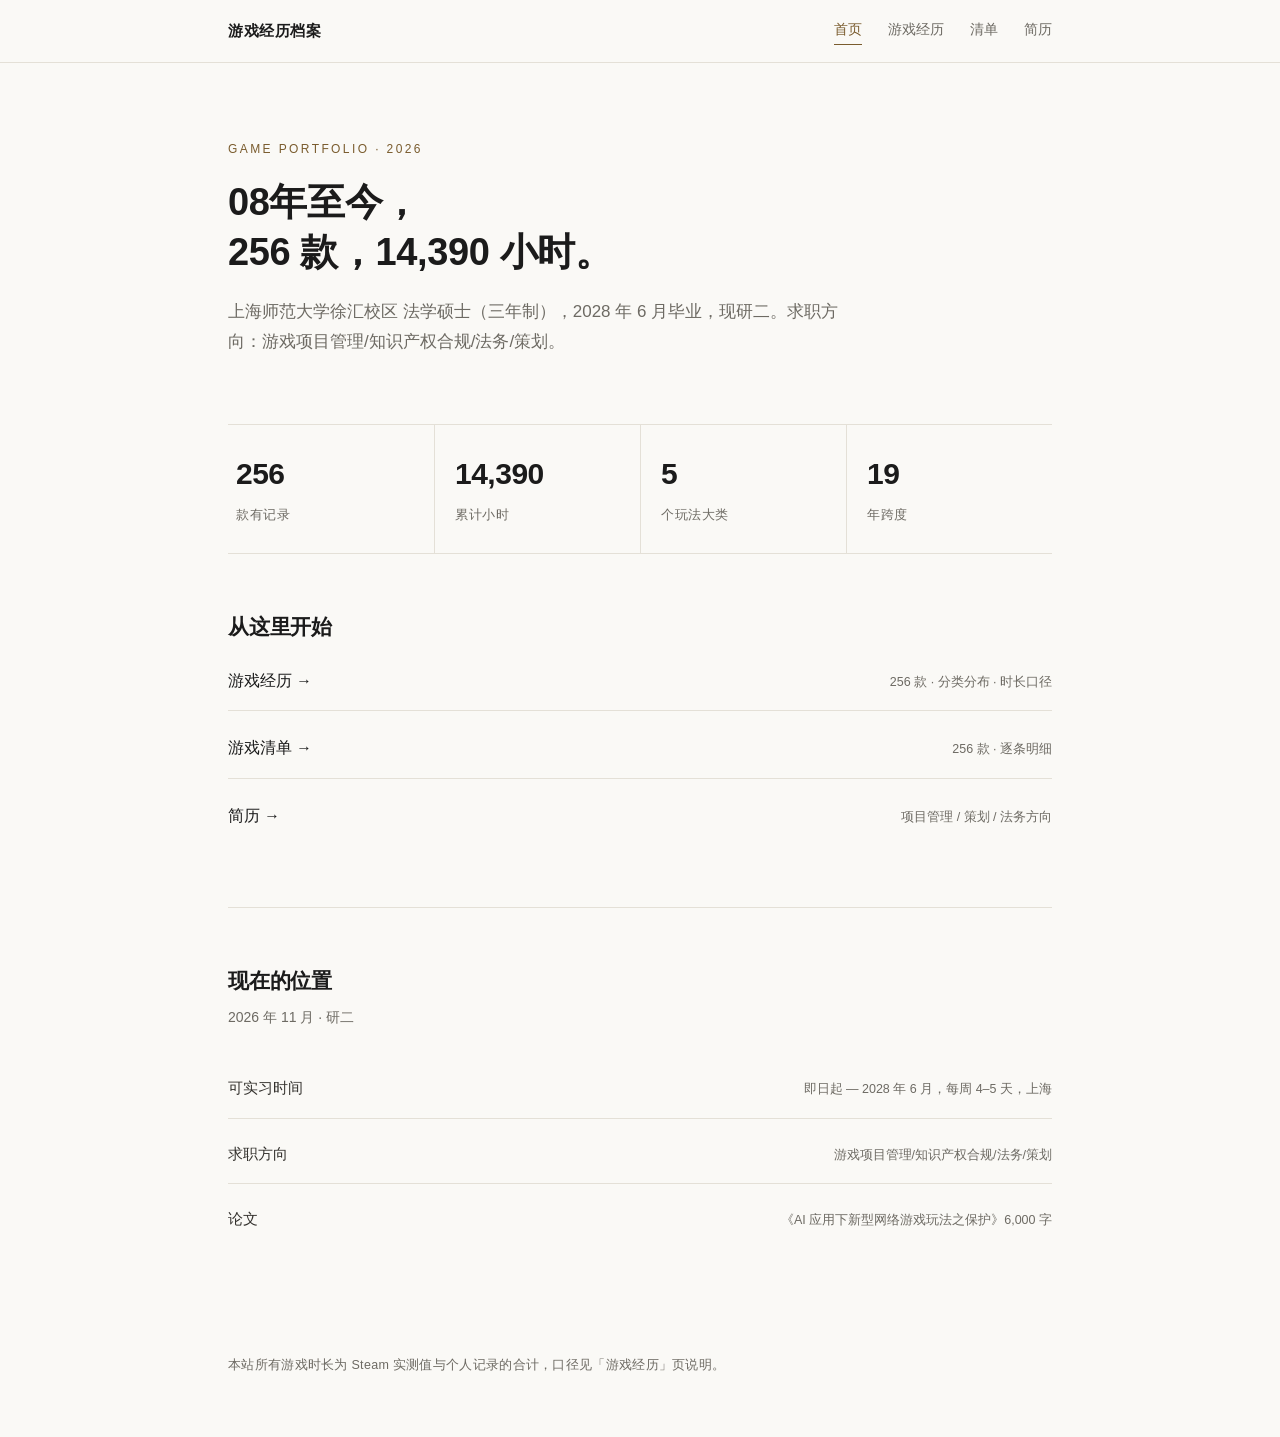
<file: index.html>
<!DOCTYPE html>
<html lang="zh-CN">
<head>
<meta charset="UTF-8">
<meta name="viewport" content="width=device-width, initial-scale=1">
<title>游戏经历档案</title>
<meta name="description" content="游戏经历、求职简历与作品索引">
<link rel="stylesheet" href="style.css">
</head>
<body>

<div class="top">
  <div class="wrap">
    <a class="brand" href="index.html">游戏经历档案</a>
    <nav class="nav">
      <a class="on" href="index.html">首页</a>
      <a href="games.html">游戏经历</a>
      <a href="list.html">清单</a>
      <a href="resume.html">简历</a>
    </nav>
  </div>
</div>

<div class="wrap">

  <div class="hero">
    <div class="eyebrow">GAME PORTFOLIO · 2026</div>
    <h1>08年至今，<br>256 款，14,390 小时。</h1>
    <p class="lede">上海师范大学徐汇校区 法学硕士（三年制），2028 年 6 月毕业，现研二。求职方向：游戏项目管理/知识产权合规/法务/策划。</p>
  </div>

  <div class="stats">
    <div><b>256</b><span>款有记录</span></div>
    <div><b>14,390</b><span>累计小时</span></div>
    <div><b>5</b><span>个玩法大类</span></div>
    <div><b>19</b><span>年跨度</span></div>
  </div>

  <section>
    <h2>从这里开始</h2>
    <ul class="linklist">
      <li><a href="games.html">游戏经历 →</a><span class="meta">256 款 · 分类分布 · 时长口径</span></li>
      <li><a href="list.html">游戏清单 →</a><span class="meta">256 款 · 逐条明细</span></li>
      <li><a href="resume.html">简历 →</a><span class="meta">项目管理 / 策划 / 法务方向</span></li>

      <!-- 加材料：文件丢进本目录，复制下一行改掉文件名和标题即可
      <li><a href="文件名.pdf" target="_blank">材料标题 →</a><span class="meta">PDF · 2026.11</span></li>
      -->
    </ul>
  </section>

  <section>
    <h2>现在的位置</h2>
    <p class="sub">2026 年 11 月 · 研二</p>
    <ul class="linklist">
      <li><span>可实习时间</span><span class="meta">即日起 — 2028 年 6 月，每周 4–5 天，上海</span></li>
      <li><span>求职方向</span><span class="meta">游戏项目管理/知识产权合规/法务/策划</span></li>
      <li><span>论文</span><span class="meta">《AI 应用下新型网络游戏玩法之保护》6,000 字</span></li>
    </ul>
  </section>

  <footer>
    本站所有游戏时长为 Steam 实测值与个人记录的合计，口径见「游戏经历」页说明。
  </footer>

</div>

</body>
</html>
</file>
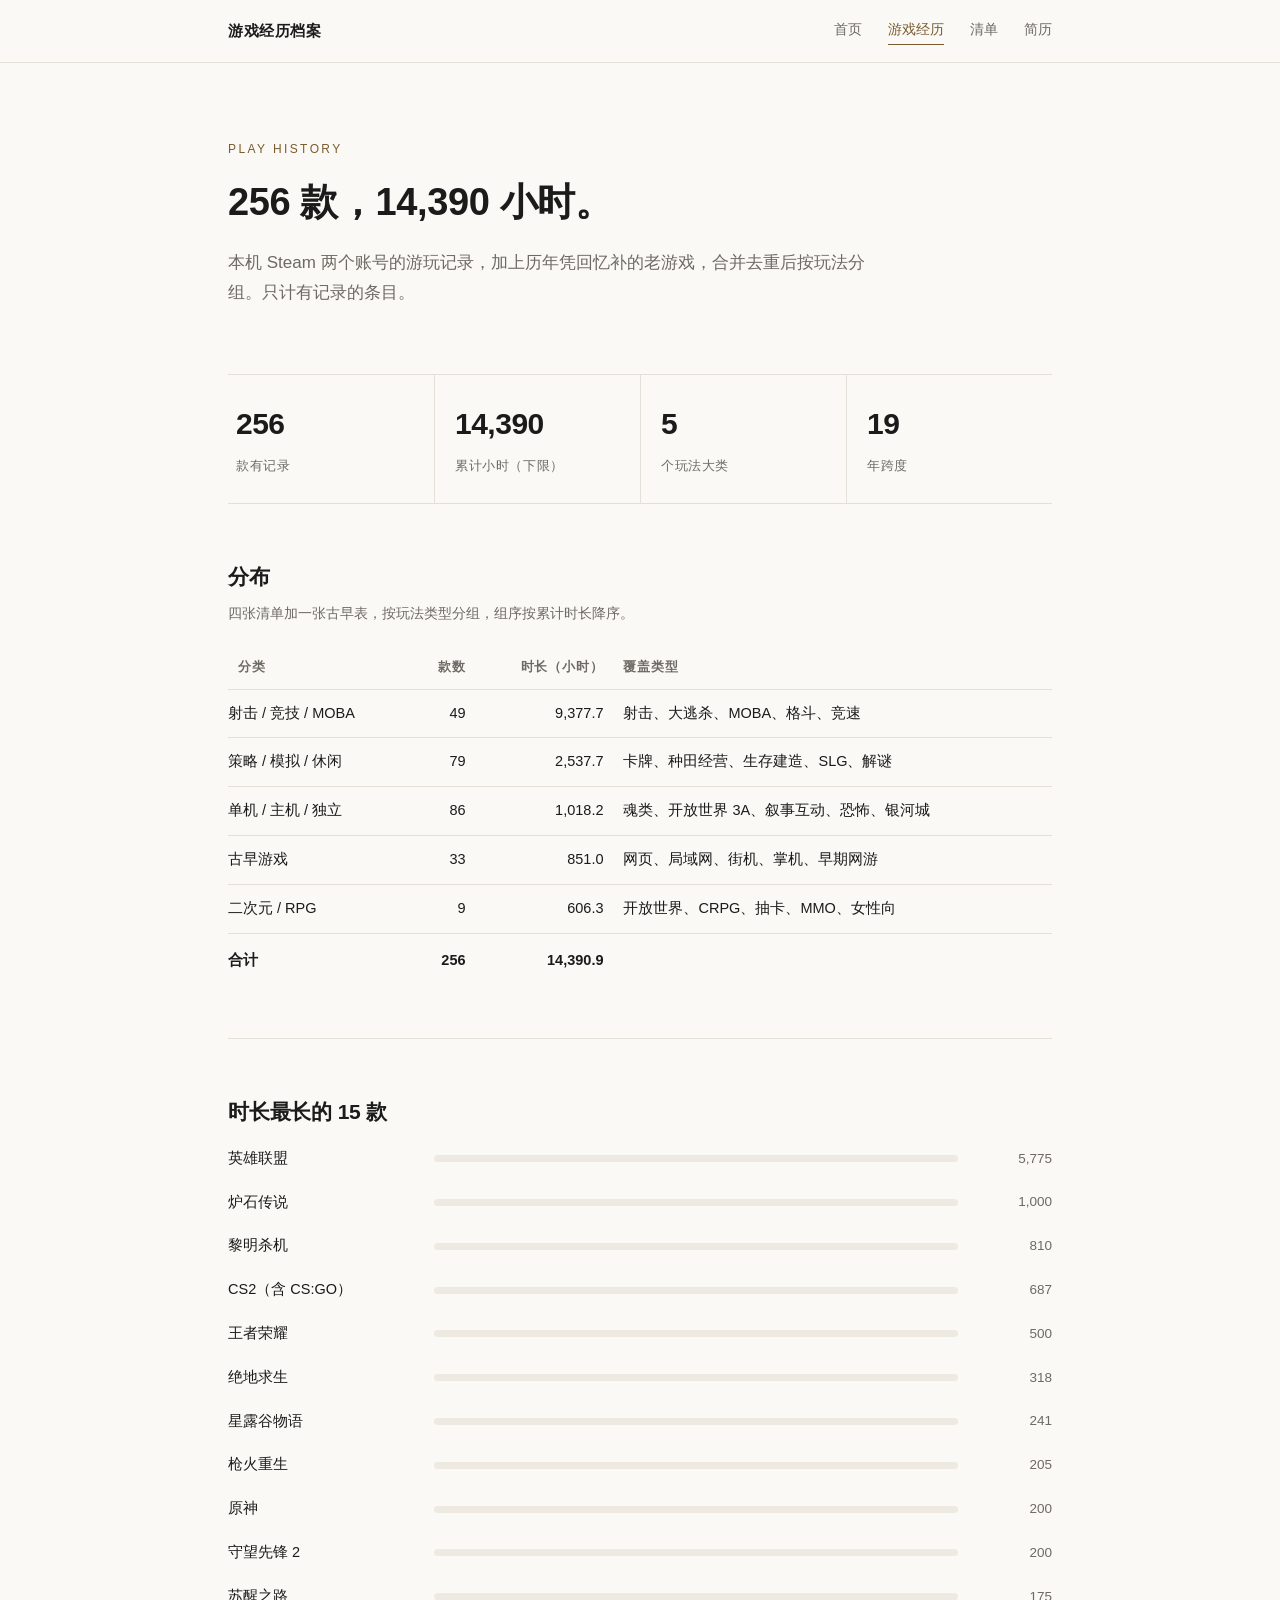
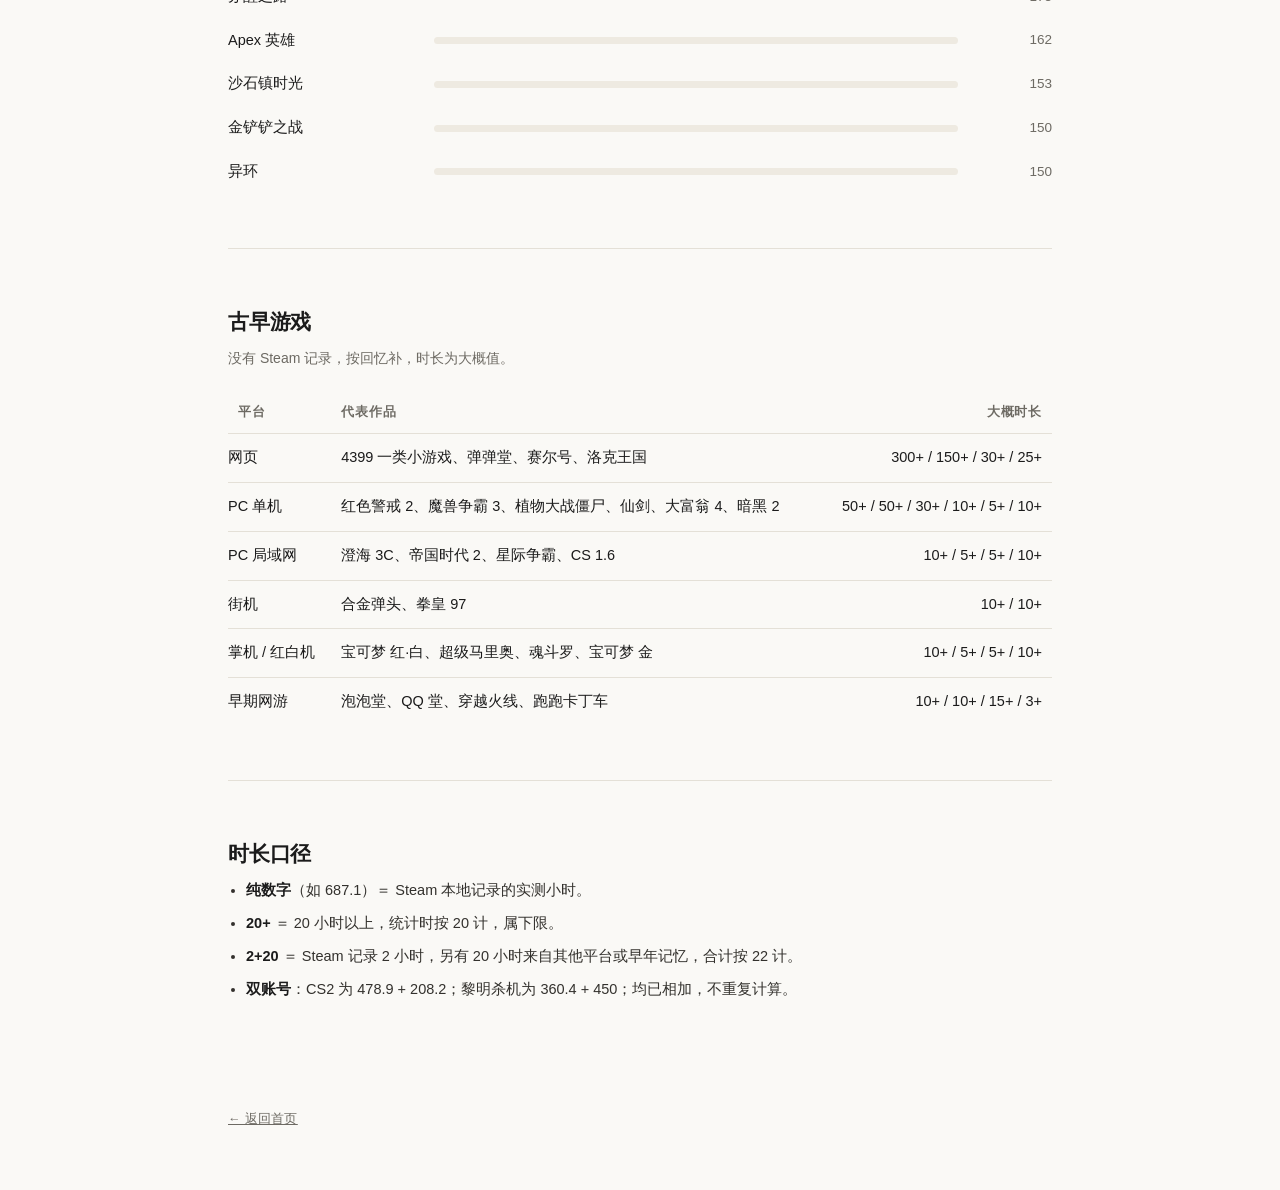
<file: games.html>
<!DOCTYPE html>
<html lang="zh-CN">
<head>
<meta charset="UTF-8">
<meta name="viewport" content="width=device-width, initial-scale=1">
<title>游戏经历 · 游戏经历档案</title>
<link rel="stylesheet" href="style.css">
</head>
<body>

<div class="top">
  <div class="wrap">
    <a class="brand" href="index.html">游戏经历档案</a>
    <nav class="nav">
      <a href="index.html">首页</a>
      <a class="on" href="games.html">游戏经历</a>
      <a href="list.html">清单</a>
      <a href="resume.html">简历</a>
    </nav>
  </div>
</div>

<div class="wrap">

  <div class="hero">
    <div class="eyebrow">PLAY HISTORY</div>
    <h1>256 款，14,390 小时。</h1>
    <p class="lede">本机 Steam 两个账号的游玩记录，加上历年凭回忆补的老游戏，合并去重后按玩法分组。只计有记录的条目。</p>
  </div>

  <div class="stats">
    <div><b>256</b><span>款有记录</span></div>
    <div><b>14,390</b><span>累计小时（下限）</span></div>
    <div><b>5</b><span>个玩法大类</span></div>
    <div><b>19</b><span>年跨度</span></div>
  </div>

  <section>
    <h2>分布</h2>
    <p class="sub">四张清单加一张古早表，按玩法类型分组，组序按累计时长降序。</p>
    <table>
      <thead>
        <tr>
          <th>分类</th>
          <th class="num">款数</th>
          <th class="num">时长（小时）</th>
          <th>覆盖类型</th>
        </tr>
      </thead>
      <tbody>
        <tr><td>射击 / 竞技 / MOBA</td><td class="num">49</td><td class="num">9,377.7</td><td>射击、大逃杀、MOBA、格斗、竞速</td></tr>
        <tr><td>策略 / 模拟 / 休闲</td><td class="num">79</td><td class="num">2,537.7</td><td>卡牌、种田经营、生存建造、SLG、解谜</td></tr>
        <tr><td>单机 / 主机 / 独立</td><td class="num">86</td><td class="num">1,018.2</td><td>魂类、开放世界 3A、叙事互动、恐怖、银河城</td></tr>
        <tr><td>古早游戏</td><td class="num">33</td><td class="num">851.0</td><td>网页、局域网、街机、掌机、早期网游</td></tr>
        <tr><td>二次元 / RPG</td><td class="num">9</td><td class="num">606.3</td><td>开放世界、CRPG、抽卡、MMO、女性向</td></tr>
        <tr class="tot"><td>合计</td><td class="num">256</td><td class="num">14,390.9</td><td></td></tr>
      </tbody>
    </table>
  </section>

  <section>
    <h2>时长最长的 15 款</h2>
    <div class="bars">
      <div class="bar"><span class="name">英雄联盟</span><span class="track"><span class="fill" style="width:100%"></span></span><span class="val">5,775</span></div>
      <div class="bar"><span class="name">炉石传说</span><span class="track"><span class="fill" style="width:17%"></span></span><span class="val">1,000</span></div>
      <div class="bar"><span class="name">黎明杀机</span><span class="track"><span class="fill" style="width:14%"></span></span><span class="val">810</span></div>
      <div class="bar"><span class="name">CS2（含 CS:GO）</span><span class="track"><span class="fill" style="width:12%"></span></span><span class="val">687</span></div>
      <div class="bar"><span class="name">王者荣耀</span><span class="track"><span class="fill" style="width:9%"></span></span><span class="val">500</span></div>
      <div class="bar"><span class="name">绝地求生</span><span class="track"><span class="fill" style="width:6%"></span></span><span class="val">318</span></div>
      <div class="bar"><span class="name">星露谷物语</span><span class="track"><span class="fill" style="width:4.2%"></span></span><span class="val">241</span></div>
      <div class="bar"><span class="name">枪火重生</span><span class="track"><span class="fill" style="width:3.6%"></span></span><span class="val">205</span></div>
      <div class="bar"><span class="name">原神</span><span class="track"><span class="fill" style="width:3.5%"></span></span><span class="val">200</span></div>
      <div class="bar"><span class="name">守望先锋 2</span><span class="track"><span class="fill" style="width:3.5%"></span></span><span class="val">200</span></div>
      <div class="bar"><span class="name">苏醒之路</span><span class="track"><span class="fill" style="width:3%"></span></span><span class="val">175</span></div>
      <div class="bar"><span class="name">Apex 英雄</span><span class="track"><span class="fill" style="width:2.8%"></span></span><span class="val">162</span></div>
      <div class="bar"><span class="name">沙石镇时光</span><span class="track"><span class="fill" style="width:2.6%"></span></span><span class="val">153</span></div>
      <div class="bar"><span class="name">金铲铲之战</span><span class="track"><span class="fill" style="width:2.6%"></span></span><span class="val">150</span></div>
      <div class="bar"><span class="name">异环</span><span class="track"><span class="fill" style="width:2.6%"></span></span><span class="val">150</span></div>
    </div>
  </section>

  <section>
    <h2>古早游戏</h2>
    <p class="sub">没有 Steam 记录，按回忆补，时长为大概值。</p>
    <table>
      <thead>
        <tr><th>平台</th><th>代表作品</th><th class="num">大概时长</th></tr>
      </thead>
      <tbody>
        <tr><td>网页</td><td>4399 一类小游戏、弹弹堂、赛尔号、洛克王国</td><td class="num">300+ / 150+ / 30+ / 25+</td></tr>
        <tr><td>PC 单机</td><td>红色警戒 2、魔兽争霸 3、植物大战僵尸、仙剑、大富翁 4、暗黑 2</td><td class="num">50+ / 50+ / 30+ / 10+ / 5+ / 10+</td></tr>
        <tr><td>PC 局域网</td><td>澄海 3C、帝国时代 2、星际争霸、CS 1.6</td><td class="num">10+ / 5+ / 5+ / 10+</td></tr>
        <tr><td>街机</td><td>合金弹头、拳皇 97</td><td class="num">10+ / 10+</td></tr>
        <tr><td>掌机 / 红白机</td><td>宝可梦 红·白、超级马里奥、魂斗罗、宝可梦 金</td><td class="num">10+ / 5+ / 5+ / 10+</td></tr>
        <tr><td>早期网游</td><td>泡泡堂、QQ 堂、穿越火线、跑跑卡丁车</td><td class="num">10+ / 10+ / 15+ / 3+</td></tr>
      </tbody>
    </table>
  </section>

  <section>
    <h2>时长口径</h2>
    <ul>
      <li><b>纯数字</b>（如 687.1）＝ Steam 本地记录的实测小时。</li>
      <li><b>20+</b> ＝ 20 小时以上，统计时按 20 计，属下限。</li>
      <li><b>2+20</b> ＝ Steam 记录 2 小时，另有 20 小时来自其他平台或早年记忆，合计按 22 计。</li>
      <li><b>双账号</b>：CS2 为 478.9 + 208.2；黎明杀机为 360.4 + 450；均已相加，不重复计算。</li>
    </ul>
  </section>

  <footer>
    <a href="index.html" style="color:var(--muted)">← 返回首页</a>
  </footer>

</div>

</body>
</html>
</file>
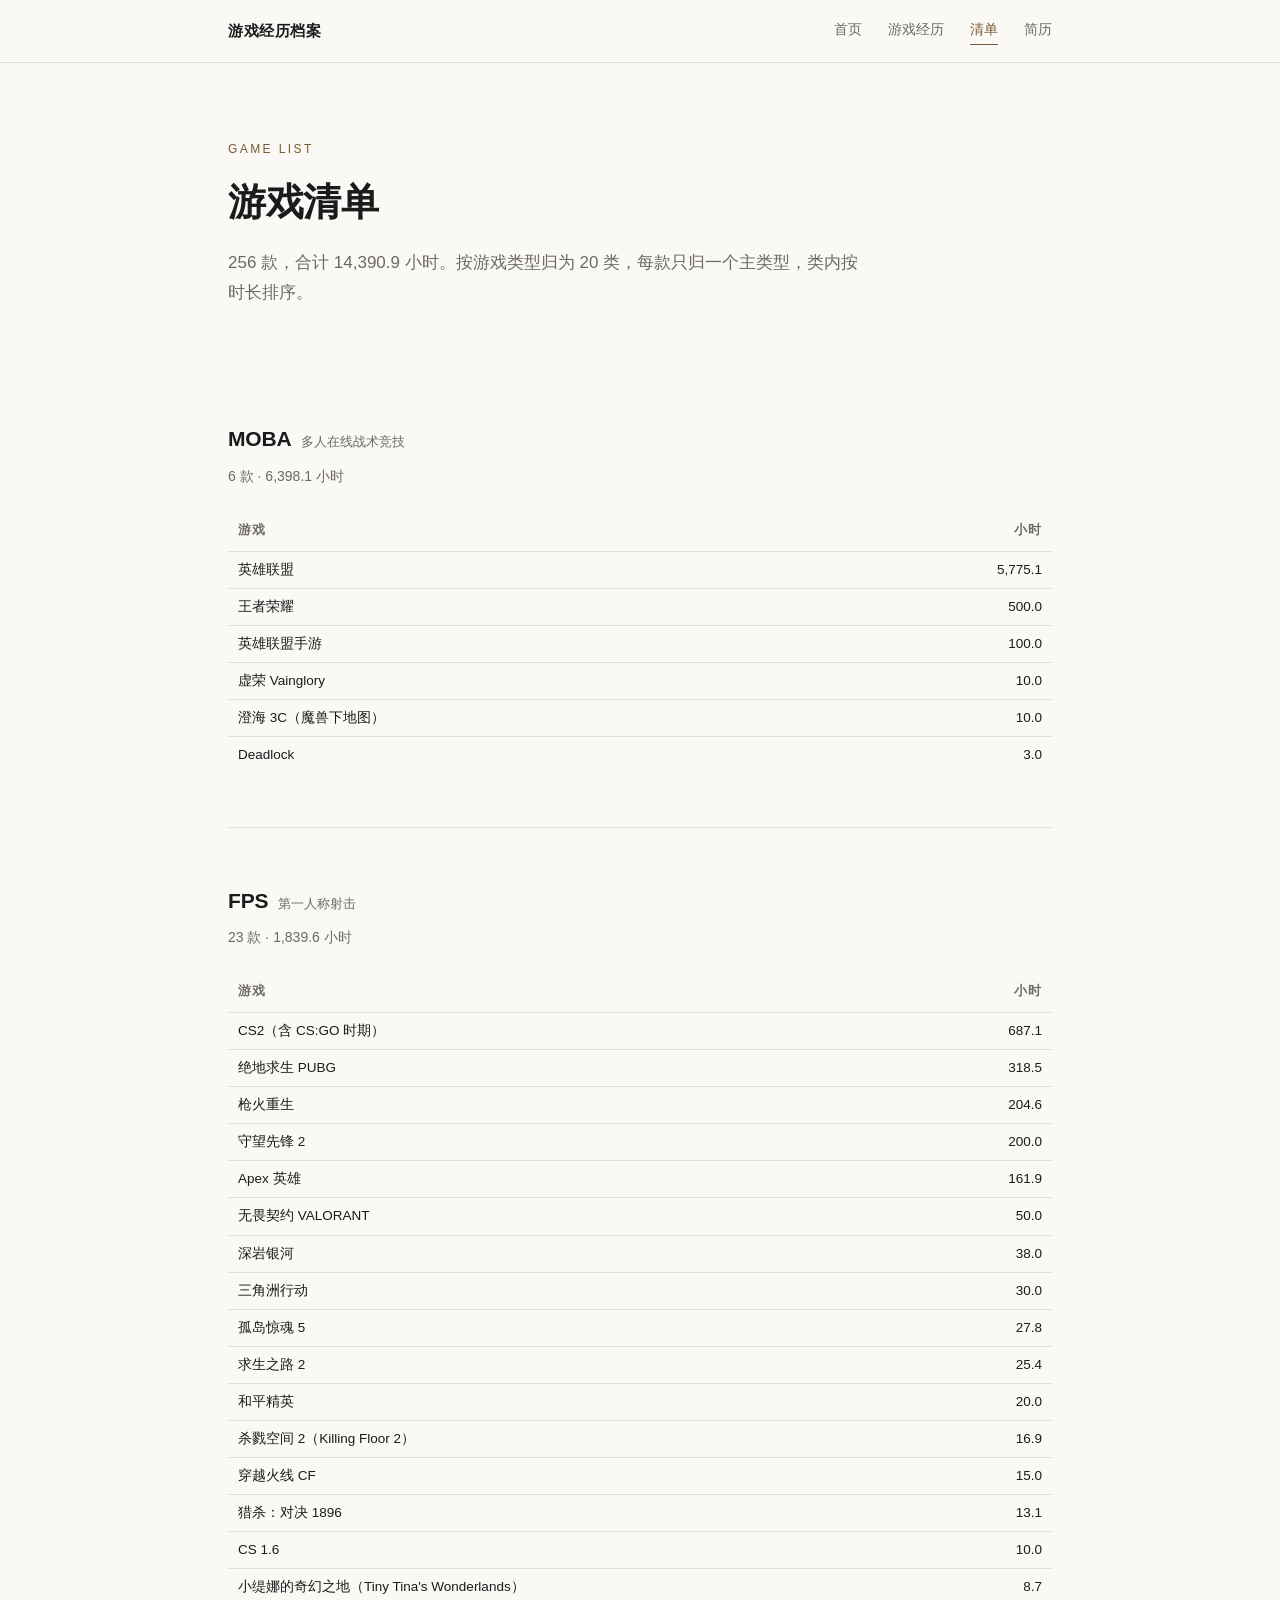
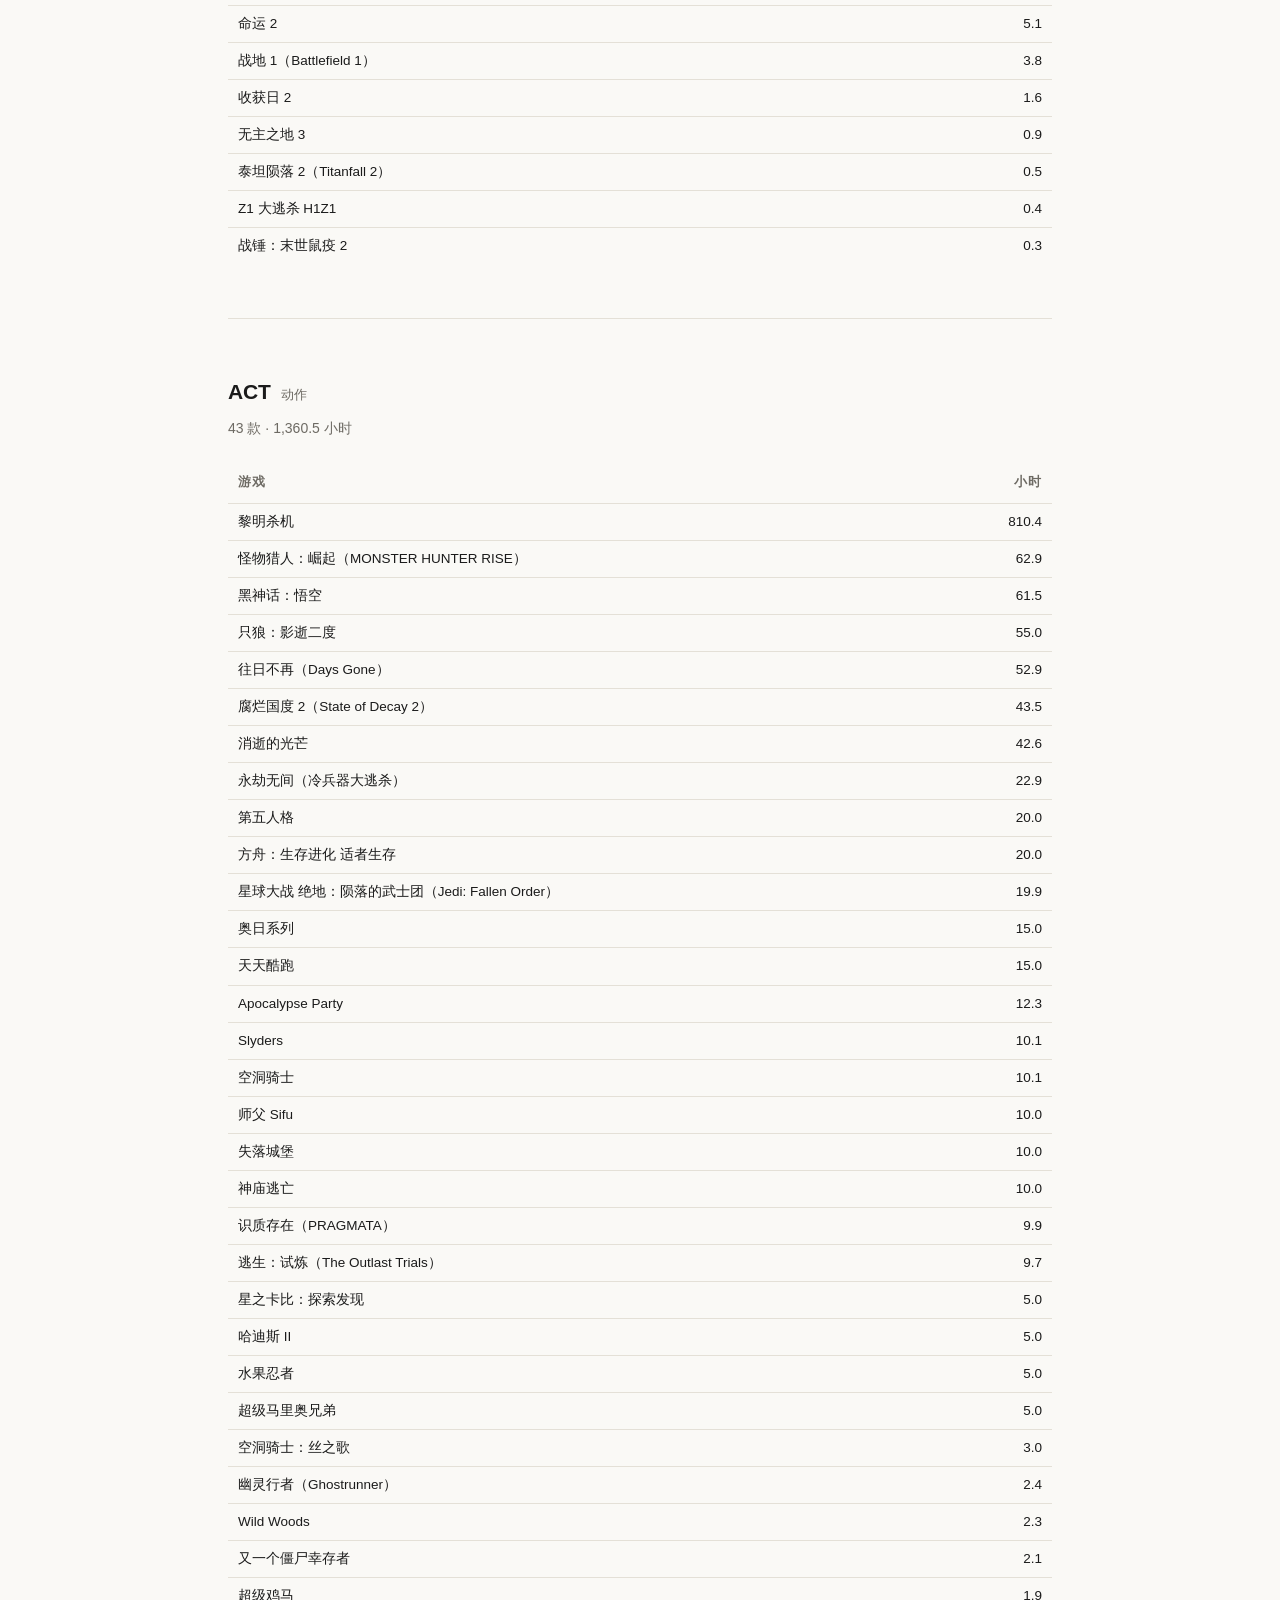
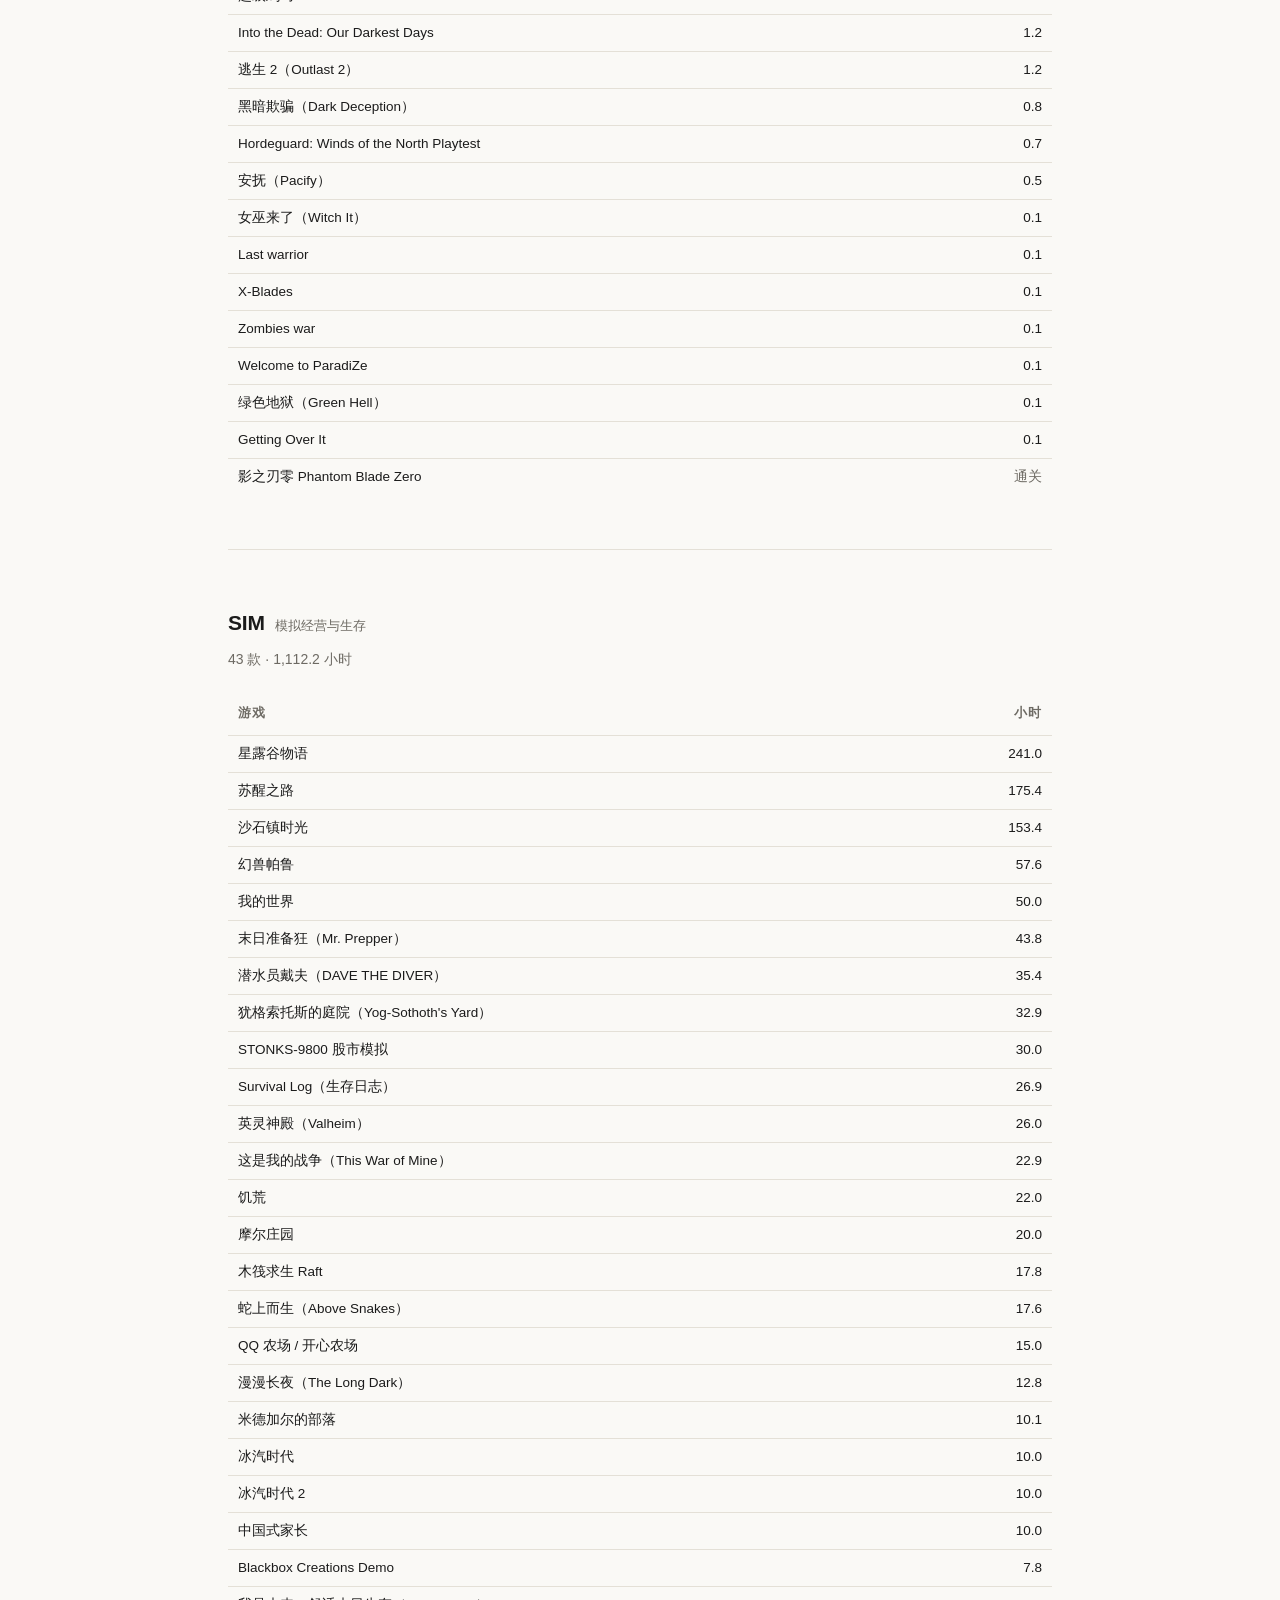
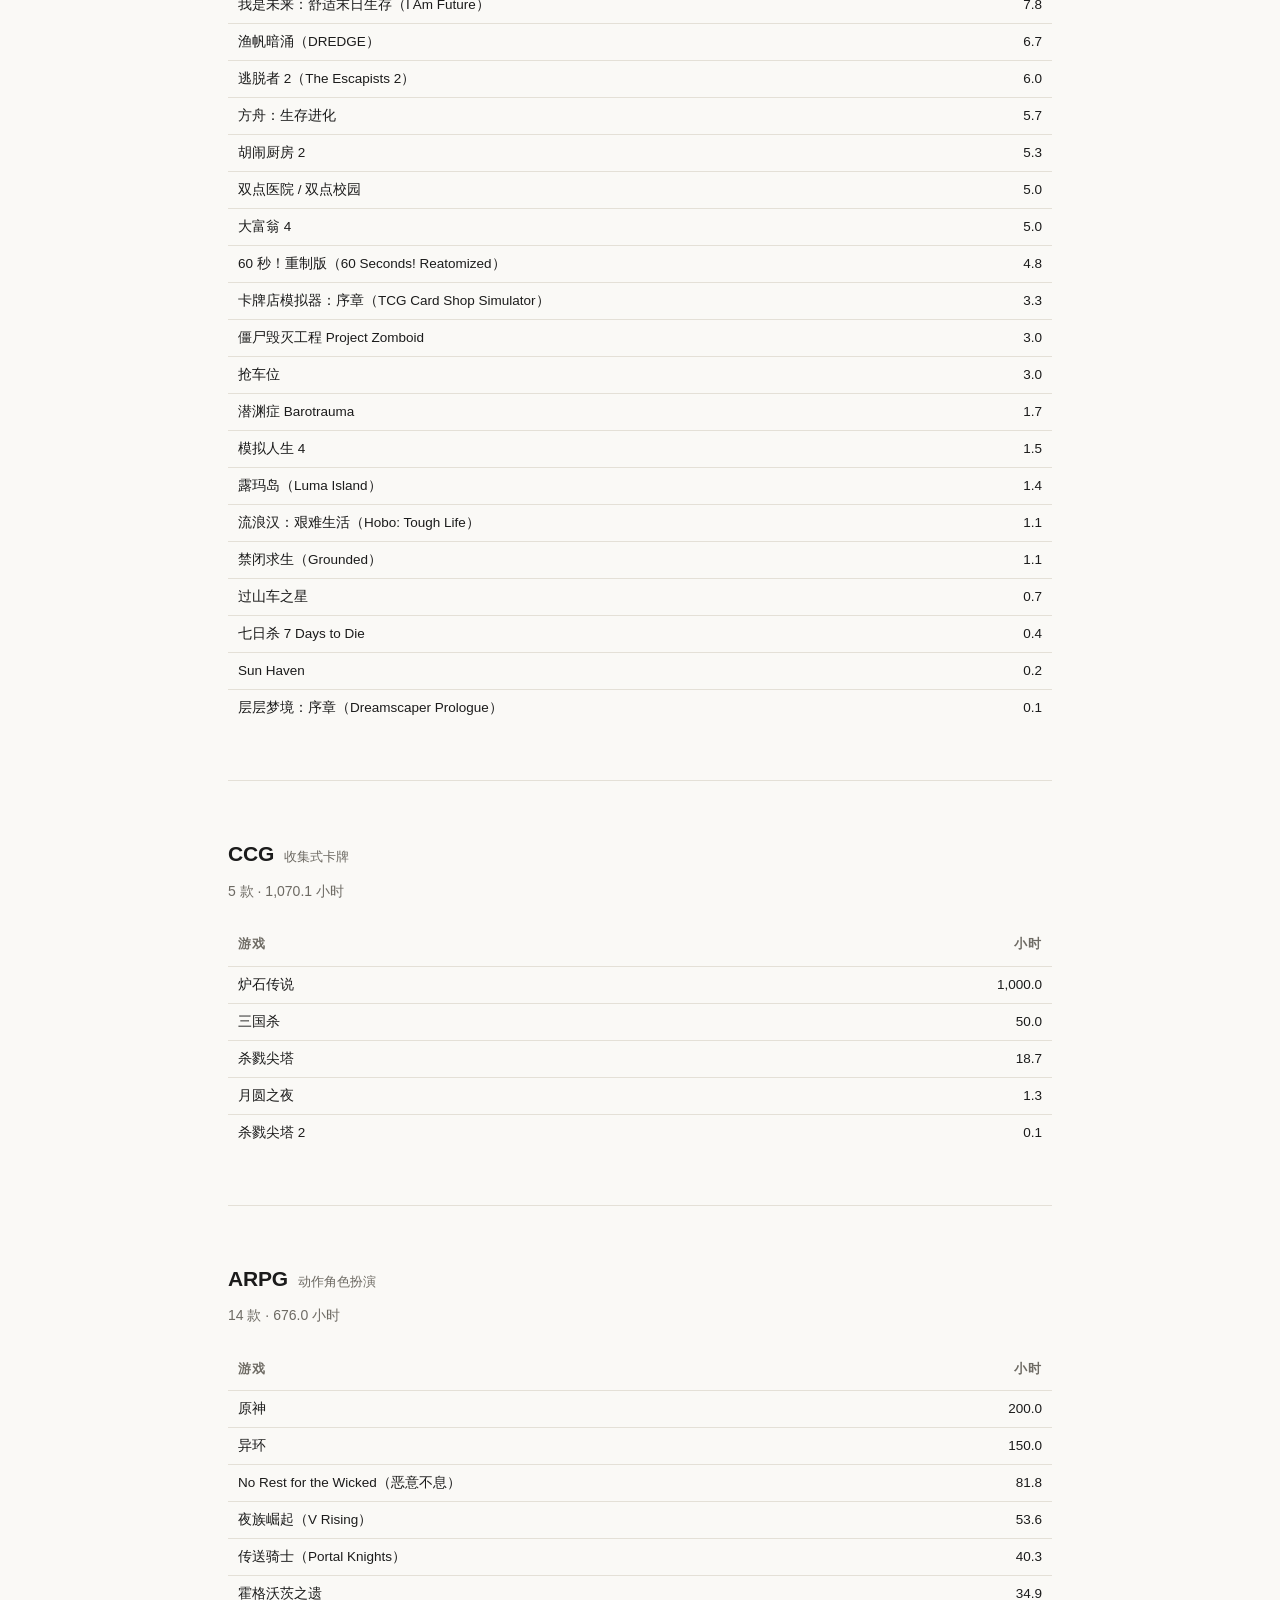
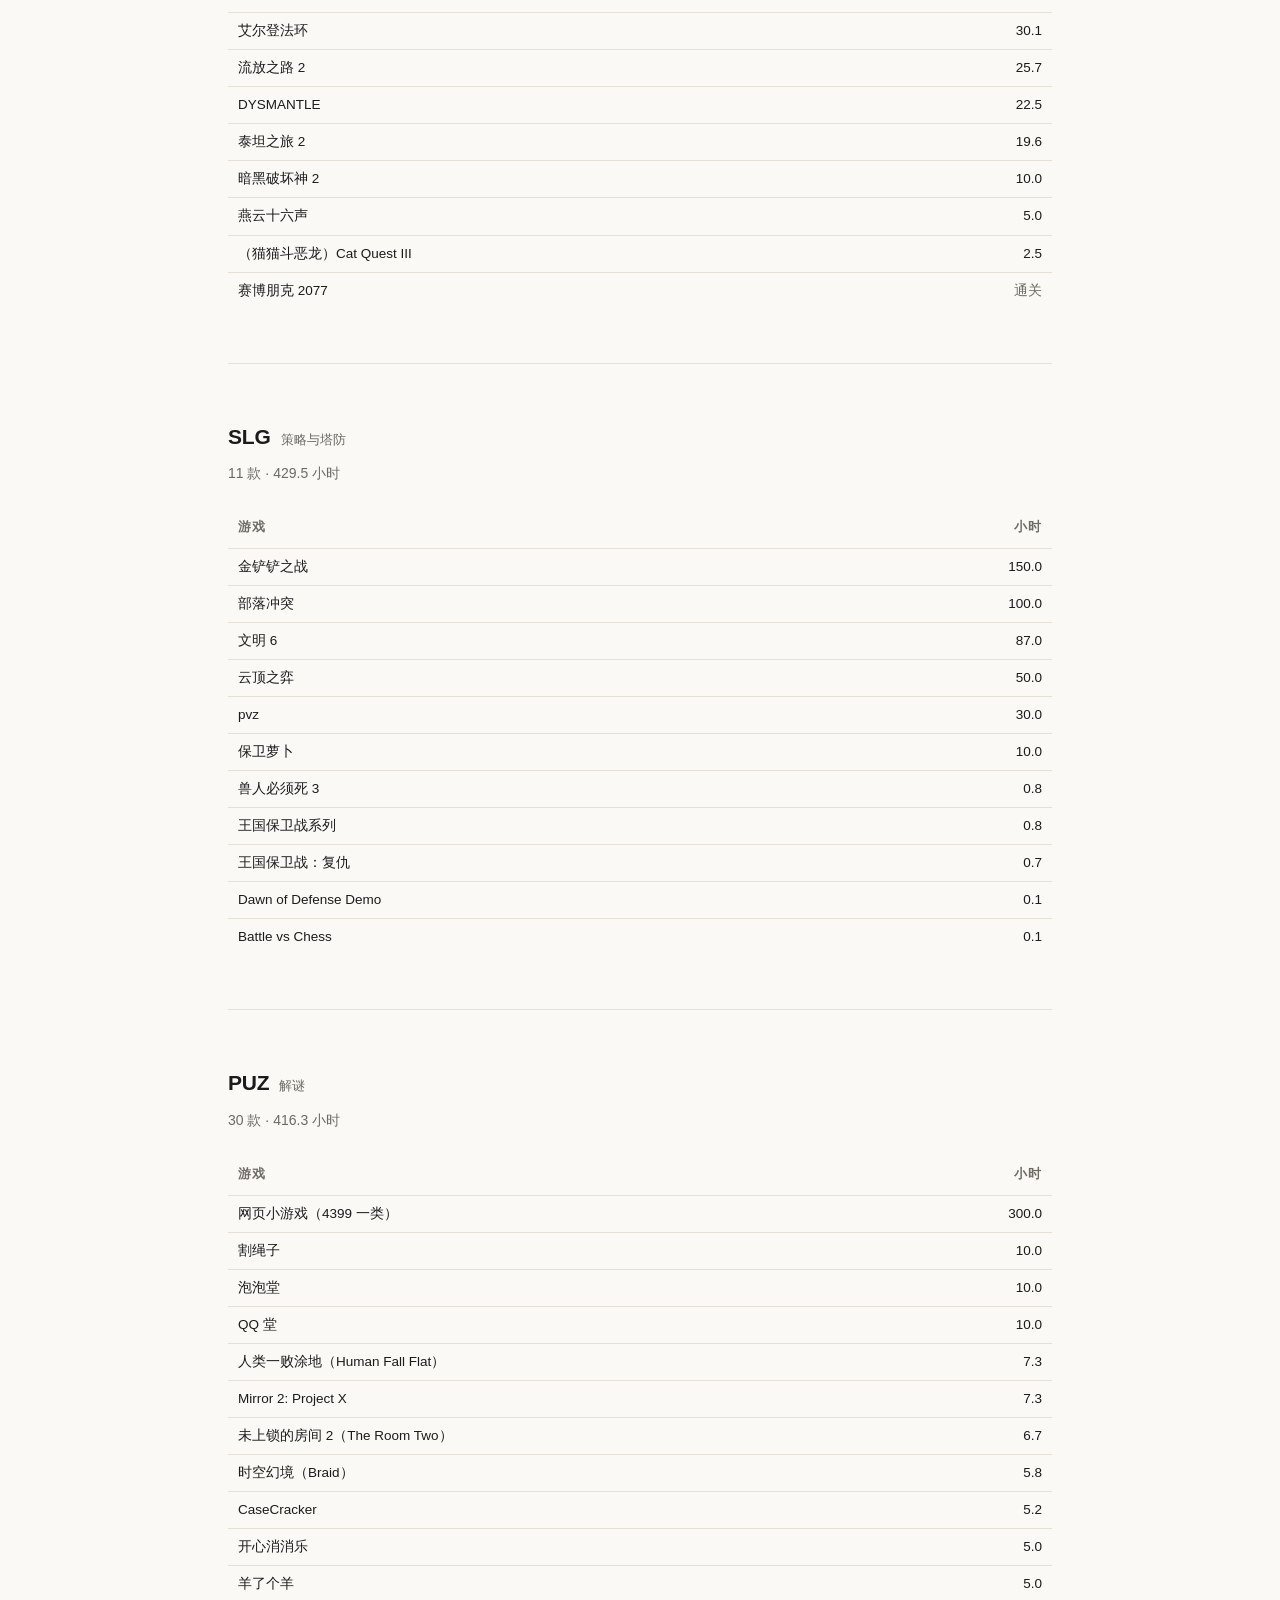
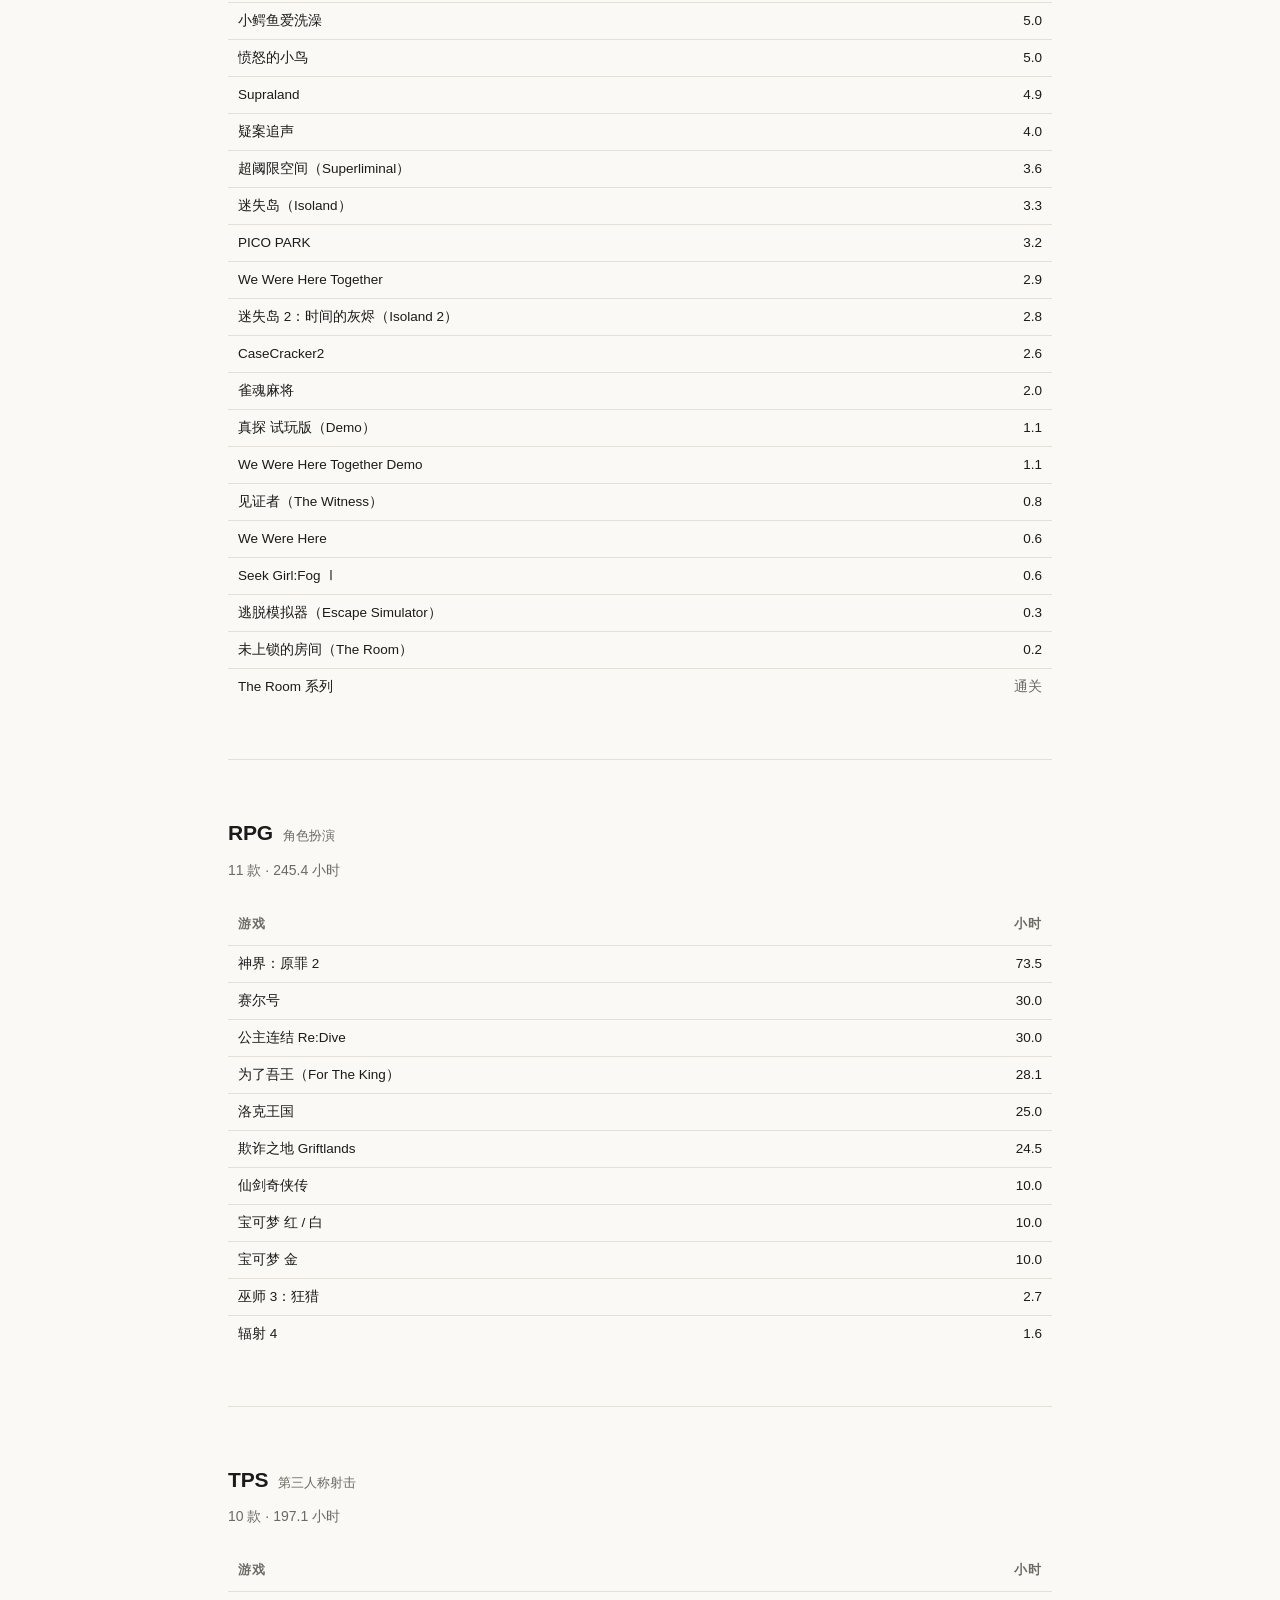
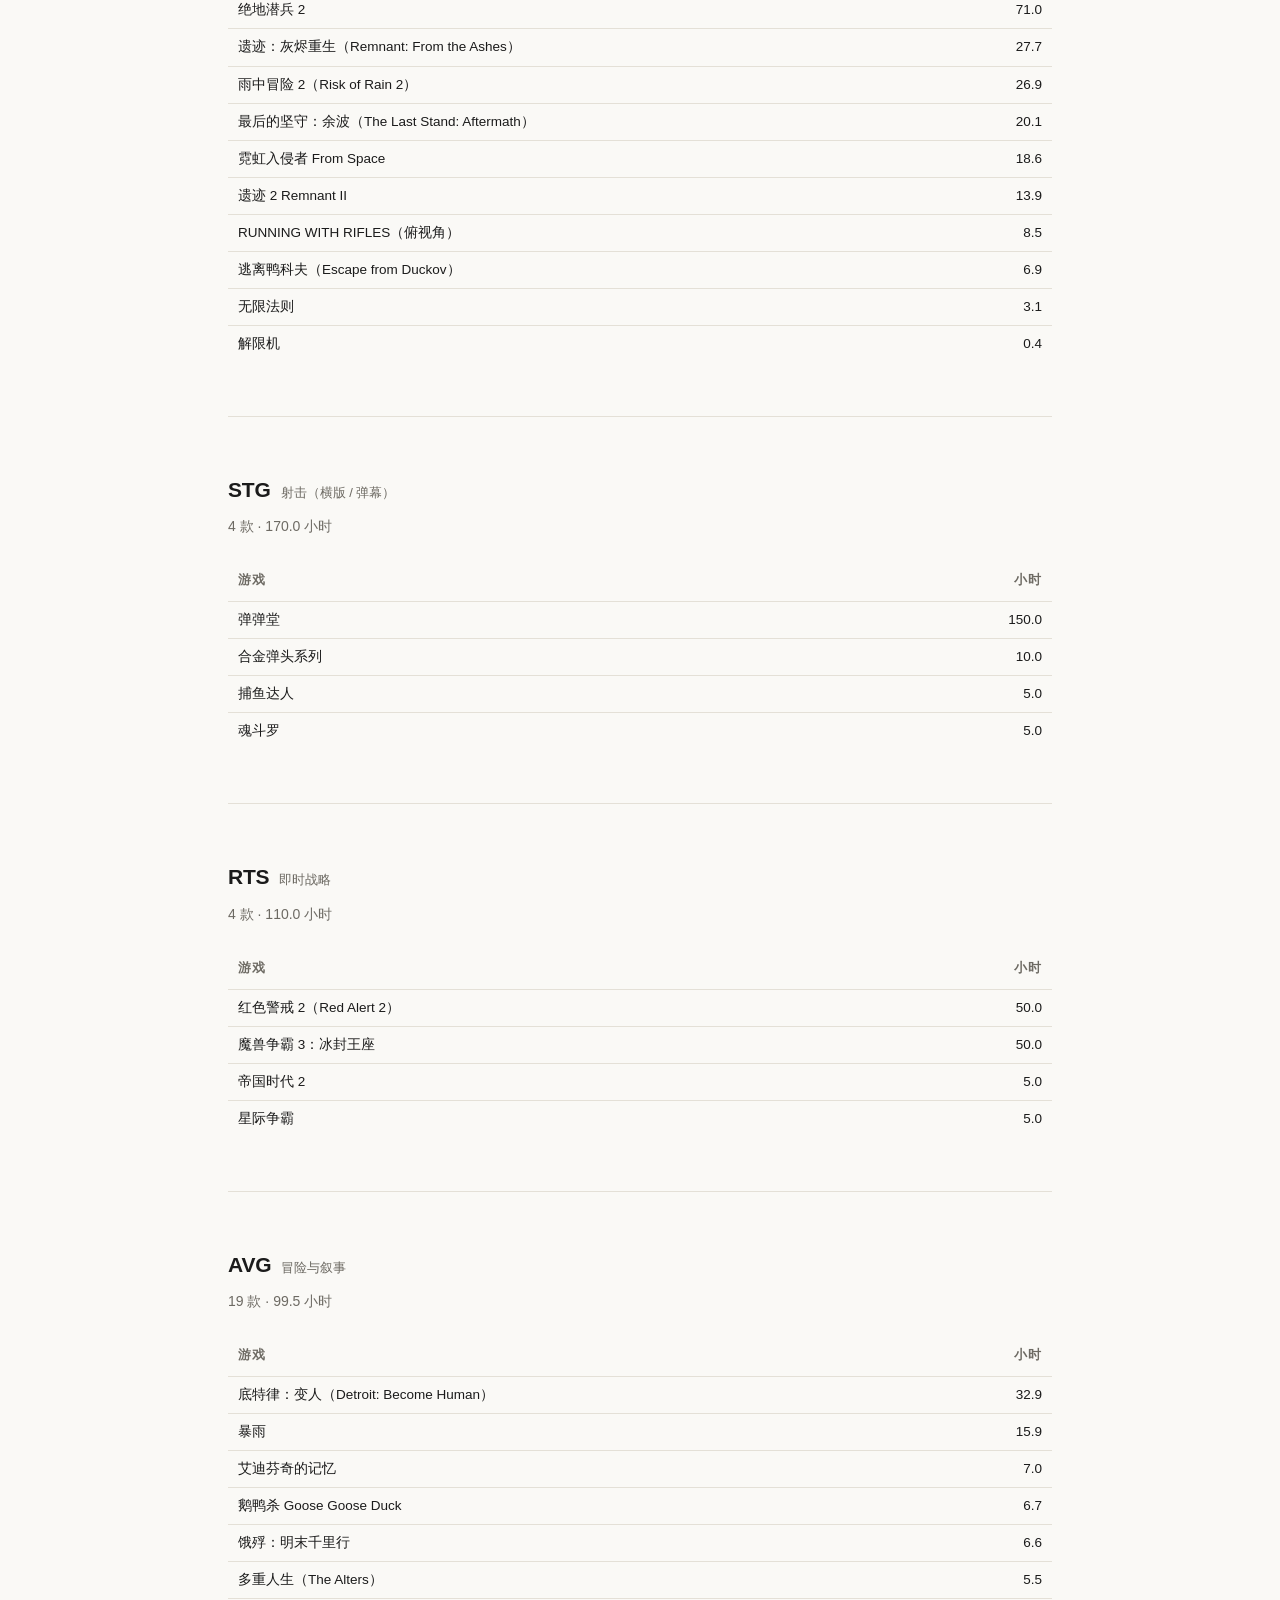
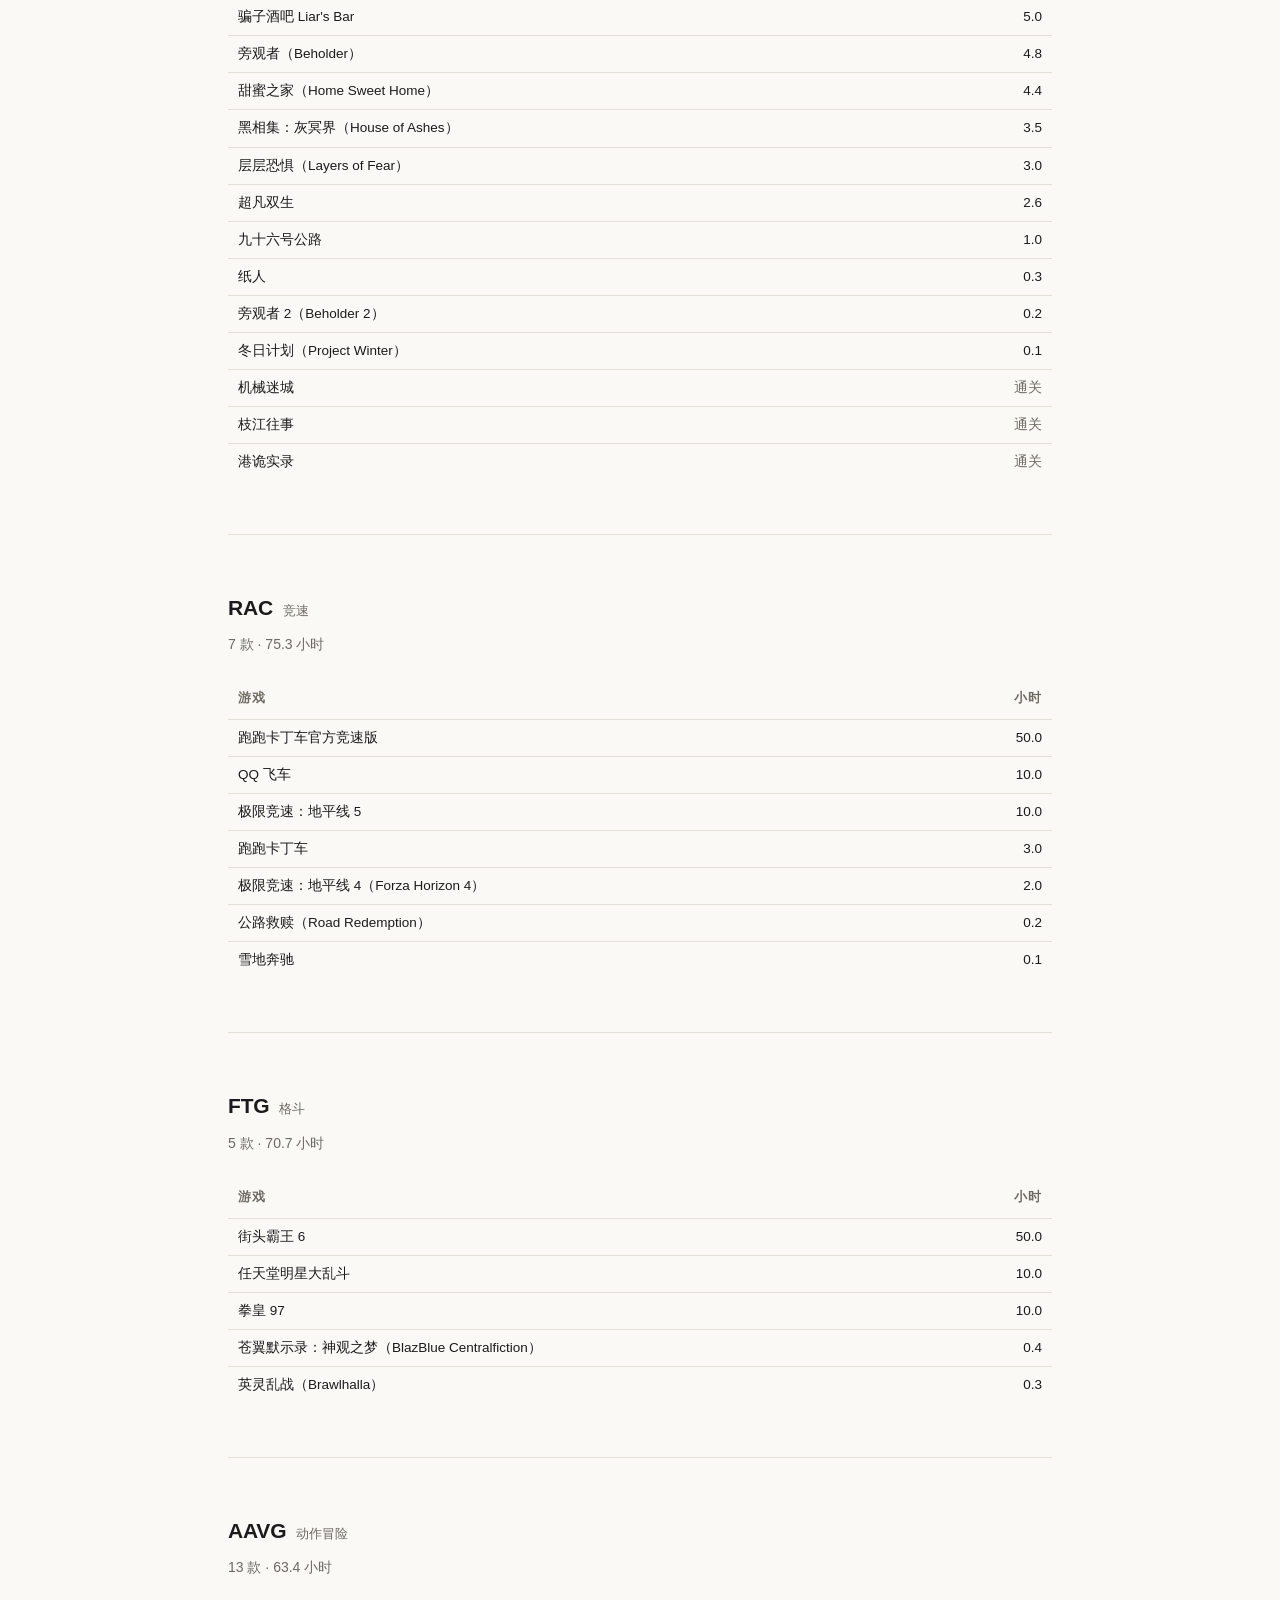
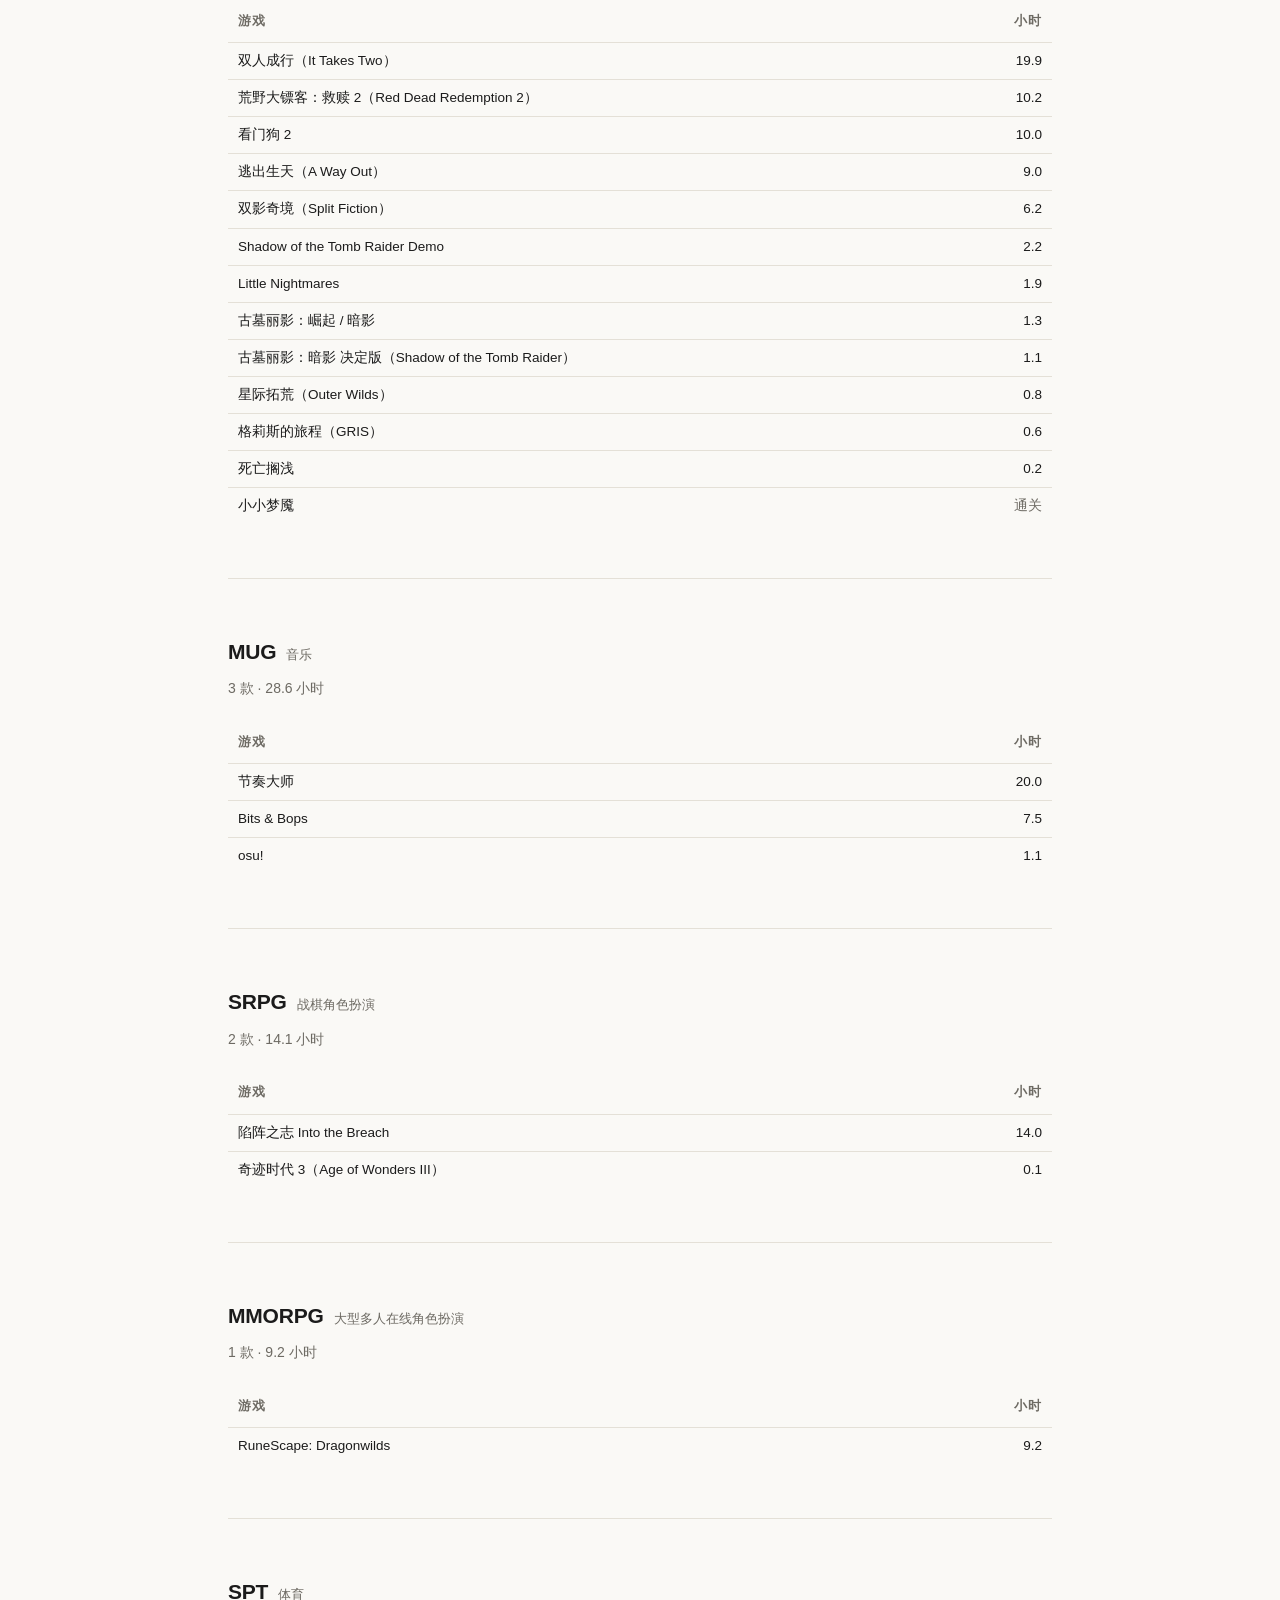
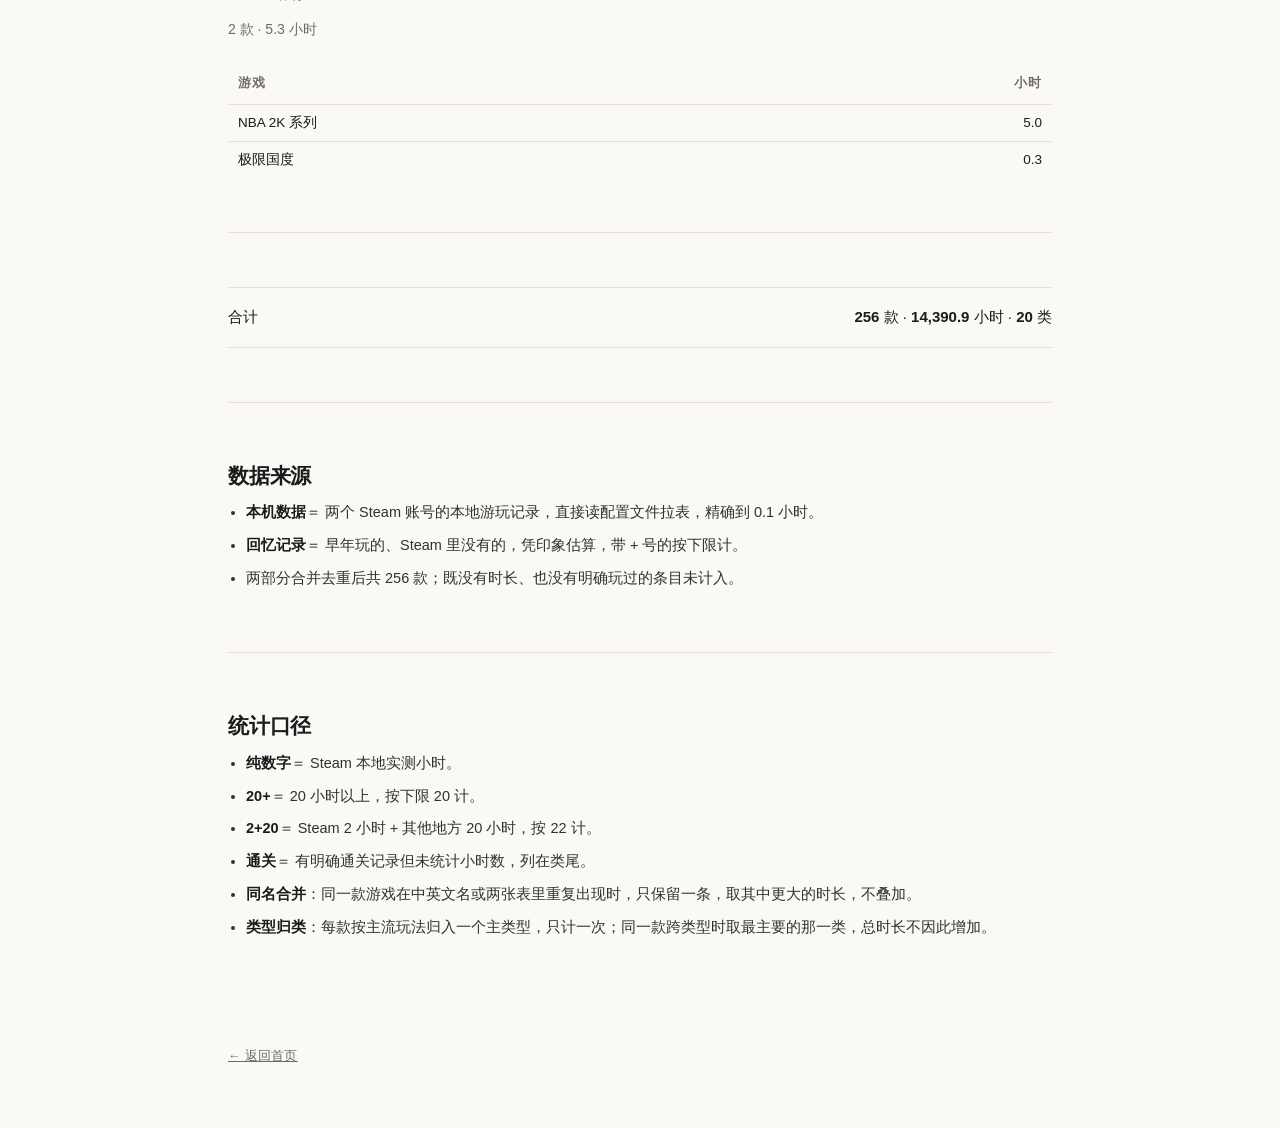
<file: list.html>
<!DOCTYPE html>
<html lang="zh-CN">
<head>
<meta charset="UTF-8">
<meta name="viewport" content="width=device-width, initial-scale=1">
<title>游戏清单 · 游戏经历档案</title>
<link rel="stylesheet" href="style.css">
</head>
<body>

<div class="top">
  <div class="wrap">
    <a class="brand" href="index.html">游戏经历档案</a>
    <nav class="nav">
      <a href="index.html">首页</a>
      <a href="games.html">游戏经历</a>
      <a class="on" href="list.html">清单</a>
      <a href="resume.html">简历</a>
    </nav>
  </div>
</div>

<div class="wrap">

  <div class="hero">
    <div class="eyebrow">GAME LIST</div>
    <h1>游戏清单</h1>
    <p class="lede">256 款，合计 14,390.9 小时。按游戏类型归为 20 类，每款只归一个主类型，类内按时长排序。</p>
  </div>

  <section>
    <h2>MOBA<span class="tsub">多人在线战术竞技</span></h2>
    <p class="sub">6 款 · 6,398.1 小时</p>
    <table class="tlist">
      <thead>
        <tr><th>游戏</th><th class="num">小时</th></tr>
      </thead>
      <tbody>
        <tr><td>英雄联盟</td><td class="num">5,775.1</td></tr>
        <tr><td>王者荣耀</td><td class="num">500.0</td></tr>
        <tr><td>英雄联盟手游</td><td class="num">100.0</td></tr>
        <tr><td>虚荣 Vainglory</td><td class="num">10.0</td></tr>
        <tr><td>澄海 3C（魔兽下地图）</td><td class="num">10.0</td></tr>
        <tr><td>Deadlock</td><td class="num">3.0</td></tr>
      </tbody>
    </table>
  </section>
  <section>
    <h2>FPS<span class="tsub">第一人称射击</span></h2>
    <p class="sub">23 款 · 1,839.6 小时</p>
    <table class="tlist">
      <thead>
        <tr><th>游戏</th><th class="num">小时</th></tr>
      </thead>
      <tbody>
        <tr><td>CS2（含 CS:GO 时期）</td><td class="num">687.1</td></tr>
        <tr><td>绝地求生 PUBG</td><td class="num">318.5</td></tr>
        <tr><td>枪火重生</td><td class="num">204.6</td></tr>
        <tr><td>守望先锋 2</td><td class="num">200.0</td></tr>
        <tr><td>Apex 英雄</td><td class="num">161.9</td></tr>
        <tr><td>无畏契约 VALORANT</td><td class="num">50.0</td></tr>
        <tr><td>深岩银河</td><td class="num">38.0</td></tr>
        <tr><td>三角洲行动</td><td class="num">30.0</td></tr>
        <tr><td>孤岛惊魂 5</td><td class="num">27.8</td></tr>
        <tr><td>求生之路 2</td><td class="num">25.4</td></tr>
        <tr><td>和平精英</td><td class="num">20.0</td></tr>
        <tr><td>杀戮空间 2（Killing Floor 2）</td><td class="num">16.9</td></tr>
        <tr><td>穿越火线 CF</td><td class="num">15.0</td></tr>
        <tr><td>猎杀：对决 1896</td><td class="num">13.1</td></tr>
        <tr><td>CS 1.6</td><td class="num">10.0</td></tr>
        <tr><td>小缇娜的奇幻之地（Tiny Tina&#x27;s Wonderlands）</td><td class="num">8.7</td></tr>
        <tr><td>命运 2</td><td class="num">5.1</td></tr>
        <tr><td>战地 1（Battlefield 1）</td><td class="num">3.8</td></tr>
        <tr><td>收获日 2</td><td class="num">1.6</td></tr>
        <tr><td>无主之地 3</td><td class="num">0.9</td></tr>
        <tr><td>泰坦陨落 2（Titanfall 2）</td><td class="num">0.5</td></tr>
        <tr><td>Z1 大逃杀 H1Z1</td><td class="num">0.4</td></tr>
        <tr><td>战锤：末世鼠疫 2</td><td class="num">0.3</td></tr>
      </tbody>
    </table>
  </section>
  <section>
    <h2>ACT<span class="tsub">动作</span></h2>
    <p class="sub">43 款 · 1,360.5 小时</p>
    <table class="tlist">
      <thead>
        <tr><th>游戏</th><th class="num">小时</th></tr>
      </thead>
      <tbody>
        <tr><td>黎明杀机</td><td class="num">810.4</td></tr>
        <tr><td>怪物猎人：崛起（MONSTER HUNTER RISE）</td><td class="num">62.9</td></tr>
        <tr><td>黑神话：悟空</td><td class="num">61.5</td></tr>
        <tr><td>只狼：影逝二度</td><td class="num">55.0</td></tr>
        <tr><td>往日不再（Days Gone）</td><td class="num">52.9</td></tr>
        <tr><td>腐烂国度 2（State of Decay 2）</td><td class="num">43.5</td></tr>
        <tr><td>消逝的光芒</td><td class="num">42.6</td></tr>
        <tr><td>永劫无间（冷兵器大逃杀）</td><td class="num">22.9</td></tr>
        <tr><td>第五人格</td><td class="num">20.0</td></tr>
        <tr><td>方舟：生存进化 适者生存</td><td class="num">20.0</td></tr>
        <tr><td>星球大战 绝地：陨落的武士团（Jedi: Fallen Order）</td><td class="num">19.9</td></tr>
        <tr><td>奥日系列</td><td class="num">15.0</td></tr>
        <tr><td>天天酷跑</td><td class="num">15.0</td></tr>
        <tr><td>Apocalypse Party</td><td class="num">12.3</td></tr>
        <tr><td>Slyders</td><td class="num">10.1</td></tr>
        <tr><td>空洞骑士</td><td class="num">10.1</td></tr>
        <tr><td>师父 Sifu</td><td class="num">10.0</td></tr>
        <tr><td>失落城堡</td><td class="num">10.0</td></tr>
        <tr><td>神庙逃亡</td><td class="num">10.0</td></tr>
        <tr><td>识质存在（PRAGMATA）</td><td class="num">9.9</td></tr>
        <tr><td>逃生：试炼（The Outlast Trials）</td><td class="num">9.7</td></tr>
        <tr><td>星之卡比：探索发现</td><td class="num">5.0</td></tr>
        <tr><td>哈迪斯 II</td><td class="num">5.0</td></tr>
        <tr><td>水果忍者</td><td class="num">5.0</td></tr>
        <tr><td>超级马里奥兄弟</td><td class="num">5.0</td></tr>
        <tr><td>空洞骑士：丝之歌</td><td class="num">3.0</td></tr>
        <tr><td>幽灵行者（Ghostrunner）</td><td class="num">2.4</td></tr>
        <tr><td>Wild Woods</td><td class="num">2.3</td></tr>
        <tr><td>又一个僵尸幸存者</td><td class="num">2.1</td></tr>
        <tr><td>超级鸡马</td><td class="num">1.9</td></tr>
        <tr><td>Into the Dead: Our Darkest Days</td><td class="num">1.2</td></tr>
        <tr><td>逃生 2（Outlast 2）</td><td class="num">1.2</td></tr>
        <tr><td>黑暗欺骗（Dark Deception）</td><td class="num">0.8</td></tr>
        <tr><td>Hordeguard: Winds of the North Playtest</td><td class="num">0.7</td></tr>
        <tr><td>安抚（Pacify）</td><td class="num">0.5</td></tr>
        <tr><td>女巫来了（Witch It）</td><td class="num">0.1</td></tr>
        <tr><td>Last warrior</td><td class="num">0.1</td></tr>
        <tr><td>X-Blades</td><td class="num">0.1</td></tr>
        <tr><td>Zombies war</td><td class="num">0.1</td></tr>
        <tr><td>Welcome to ParadiZe</td><td class="num">0.1</td></tr>
        <tr><td>绿色地狱（Green Hell）</td><td class="num">0.1</td></tr>
        <tr><td>Getting Over It</td><td class="num">0.1</td></tr>
        <tr><td>影之刃零 Phantom Blade Zero</td><td class="num muted">通关</td></tr>
      </tbody>
    </table>
  </section>
  <section>
    <h2>SIM<span class="tsub">模拟经营与生存</span></h2>
    <p class="sub">43 款 · 1,112.2 小时</p>
    <table class="tlist">
      <thead>
        <tr><th>游戏</th><th class="num">小时</th></tr>
      </thead>
      <tbody>
        <tr><td>星露谷物语</td><td class="num">241.0</td></tr>
        <tr><td>苏醒之路</td><td class="num">175.4</td></tr>
        <tr><td>沙石镇时光</td><td class="num">153.4</td></tr>
        <tr><td>幻兽帕鲁</td><td class="num">57.6</td></tr>
        <tr><td>我的世界</td><td class="num">50.0</td></tr>
        <tr><td>末日准备狂（Mr. Prepper）</td><td class="num">43.8</td></tr>
        <tr><td>潜水员戴夫（DAVE THE DIVER）</td><td class="num">35.4</td></tr>
        <tr><td>犹格索托斯的庭院（Yog-Sothoth&#x27;s Yard）</td><td class="num">32.9</td></tr>
        <tr><td>STONKS-9800 股市模拟</td><td class="num">30.0</td></tr>
        <tr><td>Survival Log（生存日志）</td><td class="num">26.9</td></tr>
        <tr><td>英灵神殿（Valheim）</td><td class="num">26.0</td></tr>
        <tr><td>这是我的战争（This War of Mine）</td><td class="num">22.9</td></tr>
        <tr><td>饥荒</td><td class="num">22.0</td></tr>
        <tr><td>摩尔庄园</td><td class="num">20.0</td></tr>
        <tr><td>木筏求生 Raft</td><td class="num">17.8</td></tr>
        <tr><td>蛇上而生（Above Snakes）</td><td class="num">17.6</td></tr>
        <tr><td>QQ 农场 / 开心农场</td><td class="num">15.0</td></tr>
        <tr><td>漫漫长夜（The Long Dark）</td><td class="num">12.8</td></tr>
        <tr><td>米德加尔的部落</td><td class="num">10.1</td></tr>
        <tr><td>冰汽时代</td><td class="num">10.0</td></tr>
        <tr><td>冰汽时代 2</td><td class="num">10.0</td></tr>
        <tr><td>中国式家长</td><td class="num">10.0</td></tr>
        <tr><td>Blackbox Creations Demo</td><td class="num">7.8</td></tr>
        <tr><td>我是未来：舒适末日生存（I Am Future）</td><td class="num">7.8</td></tr>
        <tr><td>渔帆暗涌（DREDGE）</td><td class="num">6.7</td></tr>
        <tr><td>逃脱者 2（The Escapists 2）</td><td class="num">6.0</td></tr>
        <tr><td>方舟：生存进化</td><td class="num">5.7</td></tr>
        <tr><td>胡闹厨房 2</td><td class="num">5.3</td></tr>
        <tr><td>双点医院 / 双点校园</td><td class="num">5.0</td></tr>
        <tr><td>大富翁 4</td><td class="num">5.0</td></tr>
        <tr><td>60 秒！重制版（60 Seconds! Reatomized）</td><td class="num">4.8</td></tr>
        <tr><td>卡牌店模拟器：序章（TCG Card Shop Simulator）</td><td class="num">3.3</td></tr>
        <tr><td>僵尸毁灭工程 Project Zomboid</td><td class="num">3.0</td></tr>
        <tr><td>抢车位</td><td class="num">3.0</td></tr>
        <tr><td>潜渊症 Barotrauma</td><td class="num">1.7</td></tr>
        <tr><td>模拟人生 4</td><td class="num">1.5</td></tr>
        <tr><td>露玛岛（Luma Island）</td><td class="num">1.4</td></tr>
        <tr><td>流浪汉：艰难生活（Hobo: Tough Life）</td><td class="num">1.1</td></tr>
        <tr><td>禁闭求生（Grounded）</td><td class="num">1.1</td></tr>
        <tr><td>过山车之星</td><td class="num">0.7</td></tr>
        <tr><td>七日杀 7 Days to Die</td><td class="num">0.4</td></tr>
        <tr><td>Sun Haven</td><td class="num">0.2</td></tr>
        <tr><td>层层梦境：序章（Dreamscaper Prologue）</td><td class="num">0.1</td></tr>
      </tbody>
    </table>
  </section>
  <section>
    <h2>CCG<span class="tsub">收集式卡牌</span></h2>
    <p class="sub">5 款 · 1,070.1 小时</p>
    <table class="tlist">
      <thead>
        <tr><th>游戏</th><th class="num">小时</th></tr>
      </thead>
      <tbody>
        <tr><td>炉石传说</td><td class="num">1,000.0</td></tr>
        <tr><td>三国杀</td><td class="num">50.0</td></tr>
        <tr><td>杀戮尖塔</td><td class="num">18.7</td></tr>
        <tr><td>月圆之夜</td><td class="num">1.3</td></tr>
        <tr><td>杀戮尖塔 2</td><td class="num">0.1</td></tr>
      </tbody>
    </table>
  </section>
  <section>
    <h2>ARPG<span class="tsub">动作角色扮演</span></h2>
    <p class="sub">14 款 · 676.0 小时</p>
    <table class="tlist">
      <thead>
        <tr><th>游戏</th><th class="num">小时</th></tr>
      </thead>
      <tbody>
        <tr><td>原神</td><td class="num">200.0</td></tr>
        <tr><td>异环</td><td class="num">150.0</td></tr>
        <tr><td>No Rest for the Wicked（恶意不息）</td><td class="num">81.8</td></tr>
        <tr><td>夜族崛起（V Rising）</td><td class="num">53.6</td></tr>
        <tr><td>传送骑士（Portal Knights）</td><td class="num">40.3</td></tr>
        <tr><td>霍格沃茨之遗</td><td class="num">34.9</td></tr>
        <tr><td>艾尔登法环</td><td class="num">30.1</td></tr>
        <tr><td>流放之路 2</td><td class="num">25.7</td></tr>
        <tr><td>DYSMANTLE</td><td class="num">22.5</td></tr>
        <tr><td>泰坦之旅 2</td><td class="num">19.6</td></tr>
        <tr><td>暗黑破坏神 2</td><td class="num">10.0</td></tr>
        <tr><td>燕云十六声</td><td class="num">5.0</td></tr>
        <tr><td>（猫猫斗恶龙）Cat Quest III</td><td class="num">2.5</td></tr>
        <tr><td>赛博朋克 2077</td><td class="num muted">通关</td></tr>
      </tbody>
    </table>
  </section>
  <section>
    <h2>SLG<span class="tsub">策略与塔防</span></h2>
    <p class="sub">11 款 · 429.5 小时</p>
    <table class="tlist">
      <thead>
        <tr><th>游戏</th><th class="num">小时</th></tr>
      </thead>
      <tbody>
        <tr><td>金铲铲之战</td><td class="num">150.0</td></tr>
        <tr><td>部落冲突</td><td class="num">100.0</td></tr>
        <tr><td>文明 6</td><td class="num">87.0</td></tr>
        <tr><td>云顶之弈</td><td class="num">50.0</td></tr>
        <tr><td>pvz</td><td class="num">30.0</td></tr>
        <tr><td>保卫萝卜</td><td class="num">10.0</td></tr>
        <tr><td>兽人必须死 3</td><td class="num">0.8</td></tr>
        <tr><td>王国保卫战系列</td><td class="num">0.8</td></tr>
        <tr><td>王国保卫战：复仇</td><td class="num">0.7</td></tr>
        <tr><td>Dawn of Defense Demo</td><td class="num">0.1</td></tr>
        <tr><td>Battle vs Chess</td><td class="num">0.1</td></tr>
      </tbody>
    </table>
  </section>
  <section>
    <h2>PUZ<span class="tsub">解谜</span></h2>
    <p class="sub">30 款 · 416.3 小时</p>
    <table class="tlist">
      <thead>
        <tr><th>游戏</th><th class="num">小时</th></tr>
      </thead>
      <tbody>
        <tr><td>网页小游戏（4399 一类）</td><td class="num">300.0</td></tr>
        <tr><td>割绳子</td><td class="num">10.0</td></tr>
        <tr><td>泡泡堂</td><td class="num">10.0</td></tr>
        <tr><td>QQ 堂</td><td class="num">10.0</td></tr>
        <tr><td>人类一败涂地（Human Fall Flat）</td><td class="num">7.3</td></tr>
        <tr><td>Mirror 2: Project X</td><td class="num">7.3</td></tr>
        <tr><td>未上锁的房间 2（The Room Two）</td><td class="num">6.7</td></tr>
        <tr><td>时空幻境（Braid）</td><td class="num">5.8</td></tr>
        <tr><td>CaseCracker</td><td class="num">5.2</td></tr>
        <tr><td>开心消消乐</td><td class="num">5.0</td></tr>
        <tr><td>羊了个羊</td><td class="num">5.0</td></tr>
        <tr><td>小鳄鱼爱洗澡</td><td class="num">5.0</td></tr>
        <tr><td>愤怒的小鸟</td><td class="num">5.0</td></tr>
        <tr><td>Supraland</td><td class="num">4.9</td></tr>
        <tr><td>疑案追声</td><td class="num">4.0</td></tr>
        <tr><td>超阈限空间（Superliminal）</td><td class="num">3.6</td></tr>
        <tr><td>迷失岛（Isoland）</td><td class="num">3.3</td></tr>
        <tr><td>PICO PARK</td><td class="num">3.2</td></tr>
        <tr><td>We Were Here Together</td><td class="num">2.9</td></tr>
        <tr><td>迷失岛 2：时间的灰烬（Isoland 2）</td><td class="num">2.8</td></tr>
        <tr><td>CaseCracker2</td><td class="num">2.6</td></tr>
        <tr><td>雀魂麻将</td><td class="num">2.0</td></tr>
        <tr><td>真探 试玩版（Demo）</td><td class="num">1.1</td></tr>
        <tr><td>We Were Here Together Demo</td><td class="num">1.1</td></tr>
        <tr><td>见证者（The Witness）</td><td class="num">0.8</td></tr>
        <tr><td>We Were Here</td><td class="num">0.6</td></tr>
        <tr><td>Seek Girl:Fog Ⅰ</td><td class="num">0.6</td></tr>
        <tr><td>逃脱模拟器（Escape Simulator）</td><td class="num">0.3</td></tr>
        <tr><td>未上锁的房间（The Room）</td><td class="num">0.2</td></tr>
        <tr><td>The Room 系列</td><td class="num muted">通关</td></tr>
      </tbody>
    </table>
  </section>
  <section>
    <h2>RPG<span class="tsub">角色扮演</span></h2>
    <p class="sub">11 款 · 245.4 小时</p>
    <table class="tlist">
      <thead>
        <tr><th>游戏</th><th class="num">小时</th></tr>
      </thead>
      <tbody>
        <tr><td>神界：原罪 2</td><td class="num">73.5</td></tr>
        <tr><td>赛尔号</td><td class="num">30.0</td></tr>
        <tr><td>公主连结 Re:Dive</td><td class="num">30.0</td></tr>
        <tr><td>为了吾王（For The King）</td><td class="num">28.1</td></tr>
        <tr><td>洛克王国</td><td class="num">25.0</td></tr>
        <tr><td>欺诈之地 Griftlands</td><td class="num">24.5</td></tr>
        <tr><td>仙剑奇侠传</td><td class="num">10.0</td></tr>
        <tr><td>宝可梦 红 / 白</td><td class="num">10.0</td></tr>
        <tr><td>宝可梦 金</td><td class="num">10.0</td></tr>
        <tr><td>巫师 3：狂猎</td><td class="num">2.7</td></tr>
        <tr><td>辐射 4</td><td class="num">1.6</td></tr>
      </tbody>
    </table>
  </section>
  <section>
    <h2>TPS<span class="tsub">第三人称射击</span></h2>
    <p class="sub">10 款 · 197.1 小时</p>
    <table class="tlist">
      <thead>
        <tr><th>游戏</th><th class="num">小时</th></tr>
      </thead>
      <tbody>
        <tr><td>绝地潜兵 2</td><td class="num">71.0</td></tr>
        <tr><td>遗迹：灰烬重生（Remnant: From the Ashes）</td><td class="num">27.7</td></tr>
        <tr><td>雨中冒险 2（Risk of Rain 2）</td><td class="num">26.9</td></tr>
        <tr><td>最后的坚守：余波（The Last Stand: Aftermath）</td><td class="num">20.1</td></tr>
        <tr><td>霓虹入侵者 From Space</td><td class="num">18.6</td></tr>
        <tr><td>遗迹 2 Remnant II</td><td class="num">13.9</td></tr>
        <tr><td>RUNNING WITH RIFLES（俯视角）</td><td class="num">8.5</td></tr>
        <tr><td>逃离鸭科夫（Escape from Duckov）</td><td class="num">6.9</td></tr>
        <tr><td>无限法则</td><td class="num">3.1</td></tr>
        <tr><td>解限机</td><td class="num">0.4</td></tr>
      </tbody>
    </table>
  </section>
  <section>
    <h2>STG<span class="tsub">射击（横版 / 弹幕）</span></h2>
    <p class="sub">4 款 · 170.0 小时</p>
    <table class="tlist">
      <thead>
        <tr><th>游戏</th><th class="num">小时</th></tr>
      </thead>
      <tbody>
        <tr><td>弹弹堂</td><td class="num">150.0</td></tr>
        <tr><td>合金弹头系列</td><td class="num">10.0</td></tr>
        <tr><td>捕鱼达人</td><td class="num">5.0</td></tr>
        <tr><td>魂斗罗</td><td class="num">5.0</td></tr>
      </tbody>
    </table>
  </section>
  <section>
    <h2>RTS<span class="tsub">即时战略</span></h2>
    <p class="sub">4 款 · 110.0 小时</p>
    <table class="tlist">
      <thead>
        <tr><th>游戏</th><th class="num">小时</th></tr>
      </thead>
      <tbody>
        <tr><td>红色警戒 2（Red Alert 2）</td><td class="num">50.0</td></tr>
        <tr><td>魔兽争霸 3：冰封王座</td><td class="num">50.0</td></tr>
        <tr><td>帝国时代 2</td><td class="num">5.0</td></tr>
        <tr><td>星际争霸</td><td class="num">5.0</td></tr>
      </tbody>
    </table>
  </section>
  <section>
    <h2>AVG<span class="tsub">冒险与叙事</span></h2>
    <p class="sub">19 款 · 99.5 小时</p>
    <table class="tlist">
      <thead>
        <tr><th>游戏</th><th class="num">小时</th></tr>
      </thead>
      <tbody>
        <tr><td>底特律：变人（Detroit: Become Human）</td><td class="num">32.9</td></tr>
        <tr><td>暴雨</td><td class="num">15.9</td></tr>
        <tr><td>艾迪芬奇的记忆</td><td class="num">7.0</td></tr>
        <tr><td>鹅鸭杀 Goose Goose Duck</td><td class="num">6.7</td></tr>
        <tr><td>饿殍：明末千里行</td><td class="num">6.6</td></tr>
        <tr><td>多重人生（The Alters）</td><td class="num">5.5</td></tr>
        <tr><td>骗子酒吧 Liar&#x27;s Bar</td><td class="num">5.0</td></tr>
        <tr><td>旁观者（Beholder）</td><td class="num">4.8</td></tr>
        <tr><td>甜蜜之家（Home Sweet Home）</td><td class="num">4.4</td></tr>
        <tr><td>黑相集：灰冥界（House of Ashes）</td><td class="num">3.5</td></tr>
        <tr><td>层层恐惧（Layers of Fear）</td><td class="num">3.0</td></tr>
        <tr><td>超凡双生</td><td class="num">2.6</td></tr>
        <tr><td>九十六号公路</td><td class="num">1.0</td></tr>
        <tr><td>纸人</td><td class="num">0.3</td></tr>
        <tr><td>旁观者 2（Beholder 2）</td><td class="num">0.2</td></tr>
        <tr><td>冬日计划（Project Winter）</td><td class="num">0.1</td></tr>
        <tr><td>机械迷城</td><td class="num muted">通关</td></tr>
        <tr><td>枝江往事</td><td class="num muted">通关</td></tr>
        <tr><td>港诡实录</td><td class="num muted">通关</td></tr>
      </tbody>
    </table>
  </section>
  <section>
    <h2>RAC<span class="tsub">竞速</span></h2>
    <p class="sub">7 款 · 75.3 小时</p>
    <table class="tlist">
      <thead>
        <tr><th>游戏</th><th class="num">小时</th></tr>
      </thead>
      <tbody>
        <tr><td>跑跑卡丁车官方竞速版</td><td class="num">50.0</td></tr>
        <tr><td>QQ 飞车</td><td class="num">10.0</td></tr>
        <tr><td>极限竞速：地平线 5</td><td class="num">10.0</td></tr>
        <tr><td>跑跑卡丁车</td><td class="num">3.0</td></tr>
        <tr><td>极限竞速：地平线 4（Forza Horizon 4）</td><td class="num">2.0</td></tr>
        <tr><td>公路救赎（Road Redemption）</td><td class="num">0.2</td></tr>
        <tr><td>雪地奔驰</td><td class="num">0.1</td></tr>
      </tbody>
    </table>
  </section>
  <section>
    <h2>FTG<span class="tsub">格斗</span></h2>
    <p class="sub">5 款 · 70.7 小时</p>
    <table class="tlist">
      <thead>
        <tr><th>游戏</th><th class="num">小时</th></tr>
      </thead>
      <tbody>
        <tr><td>街头霸王 6</td><td class="num">50.0</td></tr>
        <tr><td>任天堂明星大乱斗</td><td class="num">10.0</td></tr>
        <tr><td>拳皇 97</td><td class="num">10.0</td></tr>
        <tr><td>苍翼默示录：神观之梦（BlazBlue Centralfiction）</td><td class="num">0.4</td></tr>
        <tr><td>英灵乱战（Brawlhalla）</td><td class="num">0.3</td></tr>
      </tbody>
    </table>
  </section>
  <section>
    <h2>AAVG<span class="tsub">动作冒险</span></h2>
    <p class="sub">13 款 · 63.4 小时</p>
    <table class="tlist">
      <thead>
        <tr><th>游戏</th><th class="num">小时</th></tr>
      </thead>
      <tbody>
        <tr><td>双人成行（It Takes Two）</td><td class="num">19.9</td></tr>
        <tr><td>荒野大镖客：救赎 2（Red Dead Redemption 2）</td><td class="num">10.2</td></tr>
        <tr><td>看门狗 2</td><td class="num">10.0</td></tr>
        <tr><td>逃出生天（A Way Out）</td><td class="num">9.0</td></tr>
        <tr><td>双影奇境（Split Fiction）</td><td class="num">6.2</td></tr>
        <tr><td>Shadow of the Tomb Raider Demo</td><td class="num">2.2</td></tr>
        <tr><td>Little Nightmares</td><td class="num">1.9</td></tr>
        <tr><td>古墓丽影：崛起 / 暗影</td><td class="num">1.3</td></tr>
        <tr><td>古墓丽影：暗影 决定版（Shadow of the Tomb Raider）</td><td class="num">1.1</td></tr>
        <tr><td>星际拓荒（Outer Wilds）</td><td class="num">0.8</td></tr>
        <tr><td>格莉斯的旅程（GRIS）</td><td class="num">0.6</td></tr>
        <tr><td>死亡搁浅</td><td class="num">0.2</td></tr>
        <tr><td>小小梦魇</td><td class="num muted">通关</td></tr>
      </tbody>
    </table>
  </section>
  <section>
    <h2>MUG<span class="tsub">音乐</span></h2>
    <p class="sub">3 款 · 28.6 小时</p>
    <table class="tlist">
      <thead>
        <tr><th>游戏</th><th class="num">小时</th></tr>
      </thead>
      <tbody>
        <tr><td>节奏大师</td><td class="num">20.0</td></tr>
        <tr><td>Bits &amp; Bops</td><td class="num">7.5</td></tr>
        <tr><td>osu!</td><td class="num">1.1</td></tr>
      </tbody>
    </table>
  </section>
  <section>
    <h2>SRPG<span class="tsub">战棋角色扮演</span></h2>
    <p class="sub">2 款 · 14.1 小时</p>
    <table class="tlist">
      <thead>
        <tr><th>游戏</th><th class="num">小时</th></tr>
      </thead>
      <tbody>
        <tr><td>陷阵之志 Into the Breach</td><td class="num">14.0</td></tr>
        <tr><td>奇迹时代 3（Age of Wonders III）</td><td class="num">0.1</td></tr>
      </tbody>
    </table>
  </section>
  <section>
    <h2>MMORPG<span class="tsub">大型多人在线角色扮演</span></h2>
    <p class="sub">1 款 · 9.2 小时</p>
    <table class="tlist">
      <thead>
        <tr><th>游戏</th><th class="num">小时</th></tr>
      </thead>
      <tbody>
        <tr><td>RuneScape: Dragonwilds</td><td class="num">9.2</td></tr>
      </tbody>
    </table>
  </section>
  <section>
    <h2>SPT<span class="tsub">体育</span></h2>
    <p class="sub">2 款 · 5.3 小时</p>
    <table class="tlist">
      <thead>
        <tr><th>游戏</th><th class="num">小时</th></tr>
      </thead>
      <tbody>
        <tr><td>NBA 2K 系列</td><td class="num">5.0</td></tr>
        <tr><td>极限国度</td><td class="num">0.3</td></tr>
      </tbody>
    </table>
  </section>
  <section>
    <div class="grand">
      <span>合计</span>
      <span class="gv"><b>256</b> 款 · <b>14,390.9</b> 小时 · <b>20</b> 类</span>
    </div>
  </section>

  <section>
    <h2>数据来源</h2>
    <ul>
      <li><b>本机数据</b>＝ 两个 Steam 账号的本地游玩记录，直接读配置文件拉表，精确到 0.1 小时。</li>
      <li><b>回忆记录</b>＝ 早年玩的、Steam 里没有的，凭印象估算，带 + 号的按下限计。</li>
      <li>两部分合并去重后共 256 款；既没有时长、也没有明确玩过的条目未计入。</li>
    </ul>
  </section>

  <section>
    <h2>统计口径</h2>
    <ul>
      <li><b>纯数字</b>＝ Steam 本地实测小时。</li>
      <li><b>20+</b>＝ 20 小时以上，按下限 20 计。</li>
      <li><b>2+20</b>＝ Steam 2 小时 + 其他地方 20 小时，按 22 计。</li>
      <li><b>通关</b>＝ 有明确通关记录但未统计小时数，列在类尾。</li>
      <li><b>同名合并</b>：同一款游戏在中英文名或两张表里重复出现时，只保留一条，取其中更大的时长，不叠加。</li>
      <li><b>类型归类</b>：每款按主流玩法归入一个主类型，只计一次；同一款跨类型时取最主要的那一类，总时长不因此增加。</li>
    </ul>
  </section>

  <footer>
    <a href="index.html" style="color:var(--muted)">← 返回首页</a>
  </footer>

</div>

</body>
</html>
</file>
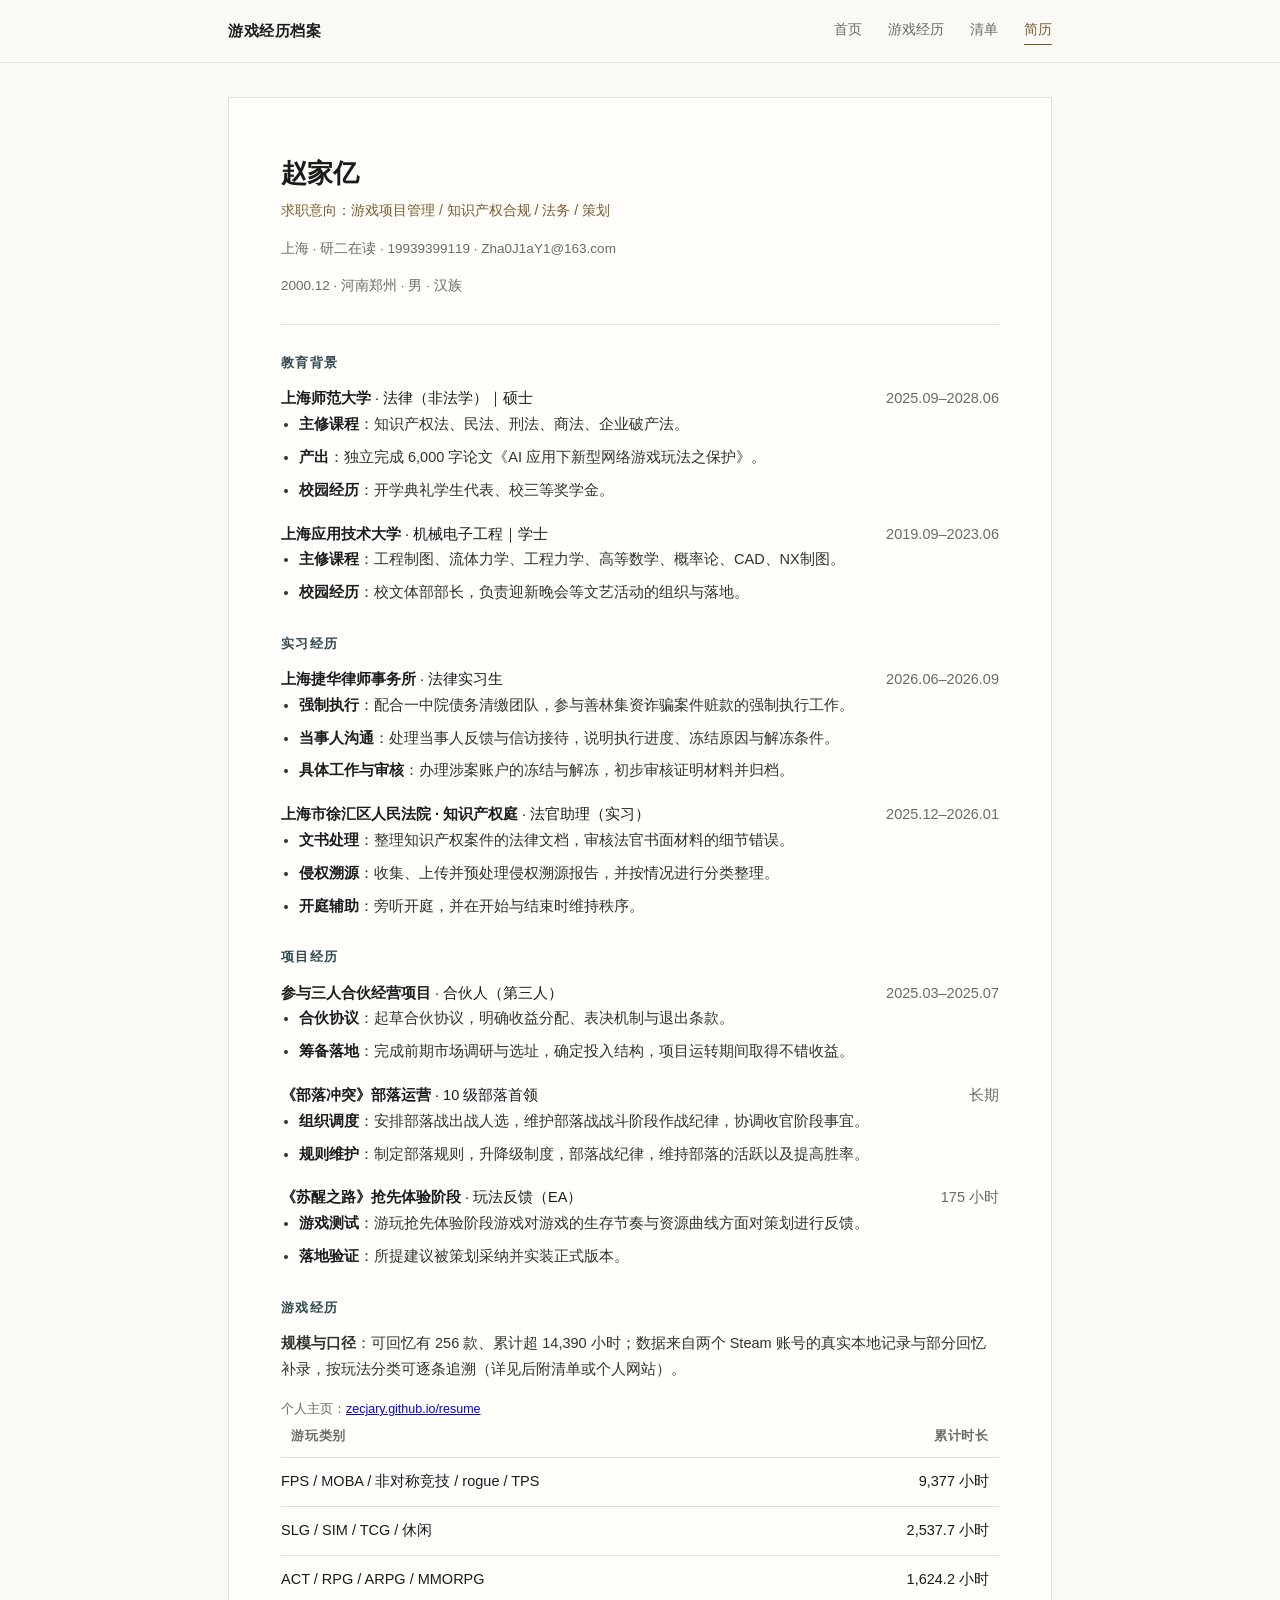
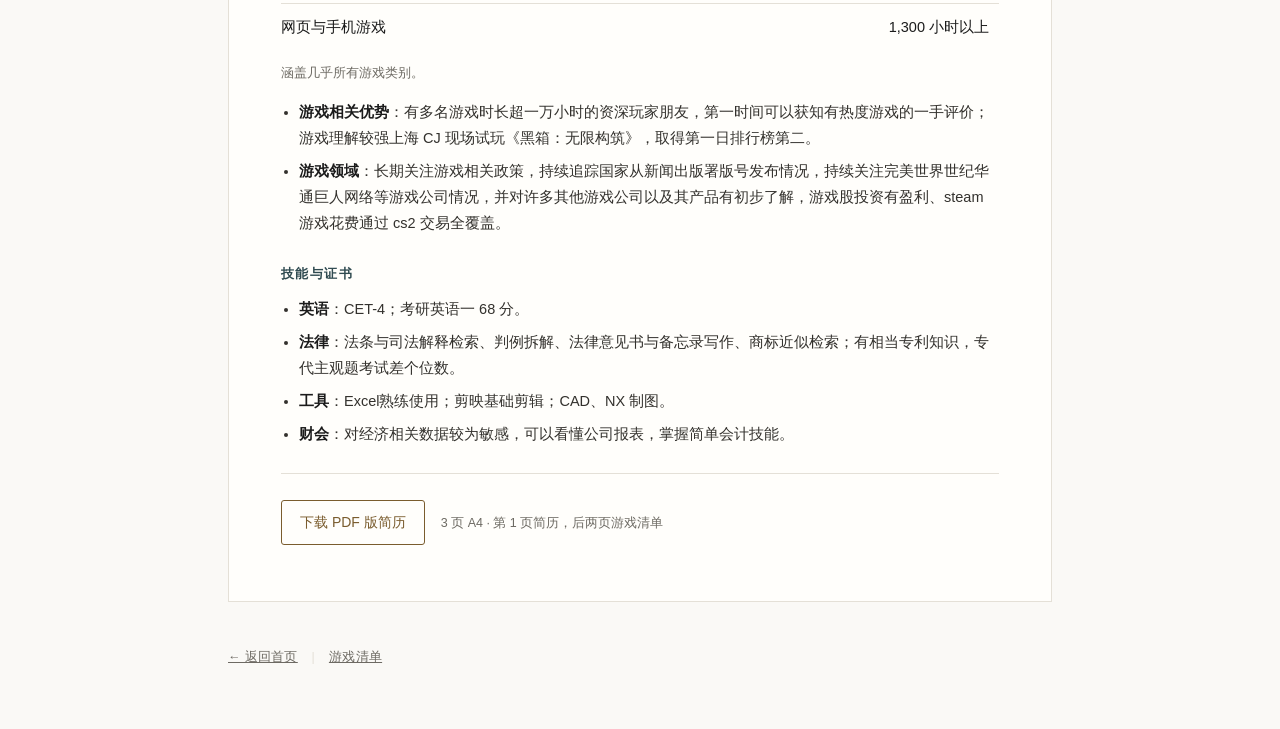
<file: resume.html>
<!DOCTYPE html>
<html lang="zh-CN">
<head>
<meta charset="UTF-8">
<meta name="viewport" content="width=device-width, initial-scale=1">
<title>简历 · 游戏经历档案</title>
<link rel="stylesheet" href="style.css">
</head>
<body>

<div class="top">
  <div class="wrap">
    <a class="brand" href="index.html">游戏经历档案</a>
    <nav class="nav">
      <a href="index.html">首页</a>
      <a href="games.html">游戏经历</a>
      <a href="list.html">清单</a>
      <a class="on" href="resume.html">简历</a>
    </nav>
  </div>
</div>

<div class="wrap">

  <div class="sheet">

    <h2>赵家亿</h2>
    <p class="job">求职意向：游戏项目管理 / 知识产权合规 / 法务 / 策划</p>
    <p class="contact">上海 · 研二在读 · 19939399119 · Zha0J1aY1@163.com</p>
    <p class="contact">2000.12 · 河南郑州 · 男 · 汉族</p>

    <div class="rule"></div>

    <div class="block">
      <h3>教育背景</h3>

      <div class="row"><span><b>上海师范大学</b> · 法律（非法学）｜硕士</span><span class="r">2025.09–2028.06</span></div>
      <ul>
        <li><b>主修课程</b>：知识产权法、民法、刑法、商法、企业破产法。</li>
        <li><b>产出</b>：独立完成 6,000 字论文《AI 应用下新型网络游戏玩法之保护》。</li>
        <li><b>校园经历</b>：开学典礼学生代表、校三等奖学金。</li>
      </ul>

      <div class="row" style="margin-top:18px"><span><b>上海应用技术大学</b> · 机械电子工程｜学士</span><span class="r">2019.09–2023.06</span></div>
      <ul>
        <li><b>主修课程</b>：工程制图、流体力学、工程力学、高等数学、概率论、CAD、NX制图。</li>
        <li><b>校园经历</b>：校文体部部长，负责迎新晚会等文艺活动的组织与落地。</li>
      </ul>
    </div>

    <div class="block">
      <h3>实习经历</h3>

      <div class="row"><span><b>上海捷华律师事务所</b> · 法律实习生</span><span class="r">2026.06–2026.09</span></div>
      <ul>
        <li><b>强制执行</b>：配合一中院债务清缴团队，参与善林集资诈骗案件赃款的强制执行工作。</li>
        <li><b>当事人沟通</b>：处理当事人反馈与信访接待，说明执行进度、冻结原因与解冻条件。</li>
        <li><b>具体工作与审核</b>：办理涉案账户的冻结与解冻，初步审核证明材料并归档。</li>
      </ul>

      <div class="row" style="margin-top:18px"><span><b>上海市徐汇区人民法院 · 知识产权庭</b> · 法官助理（实习）</span><span class="r">2025.12–2026.01</span></div>
      <ul>
        <li><b>文书处理</b>：整理知识产权案件的法律文档，审核法官书面材料的细节错误。</li>
        <li><b>侵权溯源</b>：收集、上传并预处理侵权溯源报告，并按情况进行分类整理。</li>
        <li><b>开庭辅助</b>：旁听开庭，并在开始与结束时维持秩序。</li>
      </ul>
    </div>

    <div class="block">
      <h3>项目经历</h3>

      <div class="row"><span><b>参与三人合伙经营项目</b> · 合伙人（第三人）</span><span class="r">2025.03–2025.07</span></div>
      <ul>
        <li><b>合伙协议</b>：起草合伙协议，明确收益分配、表决机制与退出条款。</li>
        <li><b>筹备落地</b>：完成前期市场调研与选址，确定投入结构，项目运转期间取得不错收益。</li>
      </ul>

      <div class="row" style="margin-top:18px"><span><b>《部落冲突》部落运营</b> · 10 级部落首领</span><span class="r">长期</span></div>
      <ul>
        <li><b>组织调度</b>：安排部落战出战人选，维护部落战战斗阶段作战纪律，协调收官阶段事宜。</li>
        <li><b>规则维护</b>：制定部落规则，升降级制度，部落战纪律，维持部落的活跃以及提高胜率。</li>
      </ul>

      <div class="row" style="margin-top:18px"><span><b>《苏醒之路》抢先体验阶段</b> · 玩法反馈（EA）</span><span class="r">175 小时</span></div>
      <ul>
        <li><b>游戏测试</b>：游玩抢先体验阶段游戏对游戏的生存节奏与资源曲线方面对策划进行反馈。</li>
        <li><b>落地验证</b>：所提建议被策划采纳并实装正式版本。</li>
      </ul>
    </div>

    <div class="block">
      <h3>游戏经历</h3>

      <p class="note"><b>规模与口径</b>：可回忆有 256 款、累计超 14,390 小时；数据来自两个 Steam 账号的真实本地记录与部分回忆补录，按玩法分类可逐条追溯（详见后附清单或个人网站）。</p>
      <p class="cap">个人主页：<a href="https://zecjary.github.io/resume/">zecjary.github.io/resume</a></p>

      <table>
        <thead>
          <tr><th>游玩类别</th><th class="num">累计时长</th></tr>
        </thead>
        <tbody>
          <tr><td>FPS / MOBA / 非对称竞技 / rogue / TPS</td><td class="num">9,377 小时</td></tr>
          <tr><td>SLG / SIM / TCG / 休闲</td><td class="num">2,537.7 小时</td></tr>
          <tr><td>ACT / RPG / ARPG / MMORPG</td><td class="num">1,624.2 小时</td></tr>
          <tr><td>网页与手机游戏</td><td class="num">1,300 小时以上</td></tr>
        </tbody>
      </table>
      <p class="cap">涵盖几乎所有游戏类别。</p>

      <ul style="margin-top:16px">
        <li><b>游戏相关优势</b>：有多名游戏时长超一万小时的资深玩家朋友，第一时间可以获知有热度游戏的一手评价；游戏理解较强上海 CJ 现场试玩《黑箱：无限构筑》，取得第一日排行榜第二。</li>
        <li><b>游戏领域</b>：长期关注游戏相关政策，持续追踪国家从新闻出版署版号发布情况，持续关注完美世界世纪华通巨人网络等游戏公司情况，并对许多其他游戏公司以及其产品有初步了解，游戏股投资有盈利、steam 游戏花费通过 cs2 交易全覆盖。</li>
      </ul>
    </div>

    <div class="block">
      <h3>技能与证书</h3>
      <ul>
        <li><b>英语</b>：CET-4；考研英语一 68 分。</li>
        <li><b>法律</b>：法条与司法解释检索、判例拆解、法律意见书与备忘录写作、商标近似检索；有相当专利知识，专代主观题考试差个位数。</li>
        <li><b>工具</b>：Excel熟练使用；剪映基础剪辑；CAD、NX 制图。</li>
        <li><b>财会</b>：对经济相关数据较为敏感，可以看懂公司报表，掌握简单会计技能。</li>
      </ul>
    </div>

    <div class="rule"></div>

    <div class="dl">
      <a class="btn" href="resume.pdf" download>下载 PDF 版简历</a>
      <span class="dlmeta">3 页 A4 · 第 1 页简历，后两页游戏清单 </span>
    </div>

  </div>

  <footer>
    <a href="index.html" style="color:var(--muted)">← 返回首页</a>
    <span style="margin:0 10px;color:var(--line)">|</span>
    <a href="list.html" style="color:var(--muted)">游戏清单</a>
  </footer>

</div>

</body>
</html>
</file>
<file: style.css>
:root {
  --bg: #faf9f6;
  --ink: #1b1b1b;
  --muted: #6d6a63;
  --line: #e4e0d7;
  --accent: #7a5c2e;
  --accent2: #2f4a50;
  --card: #fffefb;
}

* { box-sizing: border-box; }

body {
  margin: 0;
  background: var(--bg);
  color: var(--ink);
  font-family: -apple-system, "Segoe UI", "PingFang SC", "Microsoft YaHei", sans-serif;
  line-height: 1.78;
  font-size: 16px;
  -webkit-font-smoothing: antialiased;
}

.wrap { max-width: 880px; margin: 0 auto; padding: 0 28px; }

/* 顶部导航 */
.top {
  position: sticky;
  top: 0;
  z-index: 10;
  background: rgba(250, 249, 246, 0.93);
  border-bottom: 1px solid var(--line);
  backdrop-filter: blur(8px);
}
.top .wrap { display: flex; align-items: center; justify-content: space-between; height: 62px; gap: 20px; }
.brand { font-size: 15px; letter-spacing: .5px; color: var(--ink); text-decoration: none; font-weight: 600; }
.nav { display: flex; gap: 26px; }
.nav a {
  font-size: 14px;
  color: var(--muted);
  text-decoration: none;
  padding-bottom: 3px;
  border-bottom: 1px solid transparent;
}
.nav a:hover { color: var(--ink); }
.nav a.on { color: var(--accent); border-bottom-color: var(--accent); }

/* 首屏 */
.hero { padding: 76px 0 58px; }
.eyebrow {
  font-size: 12px;
  letter-spacing: 2.4px;
  color: var(--accent);
  margin-bottom: 18px;
}
h1 {
  font-size: 38px;
  line-height: 1.3;
  margin: 0 0 20px;
  font-weight: 650;
  letter-spacing: -.4px;
}
.lede { font-size: 17px; color: var(--muted); max-width: 640px; margin: 0; }

/* 数字条 */
.stats {
  display: grid;
  grid-template-columns: repeat(4, 1fr);
  border-top: 1px solid var(--line);
  border-bottom: 1px solid var(--line);
  margin: 8px 0 0;
}
.stats div { padding: 22px 8px 24px; }
.stats div + div { border-left: 1px solid var(--line); padding-left: 20px; }
.stats b {
  display: block;
  font-size: 30px;
  font-weight: 600;
  letter-spacing: -.5px;
  font-variant-numeric: tabular-nums;
}
.stats span { font-size: 12.5px; color: var(--muted); letter-spacing: .6px; }

/* 章节 */
section { padding: 54px 0; border-bottom: 1px solid var(--line); }
section:last-of-type { border-bottom: 0; }
h2 {
  font-size: 21px;
  font-weight: 600;
  margin: 0 0 6px;
  letter-spacing: -.2px;
}
.sub { font-size: 14px; color: var(--muted); margin: 0 0 30px; }

/* 分类表 */
table { width: 100%; border-collapse: collapse; font-size: 14.5px; }
thead th {
  text-align: left;
  font-weight: 600;
  font-size: 12.5px;
  letter-spacing: .8px;
  color: var(--muted);
  padding: 0 10px 10px;
  border-bottom: 1px solid var(--line);
}
tbody td { padding: 11px 10px; border-bottom: 1px solid var(--line); }
tbody td:first-child { padding-left: 0; font-weight: 500; }
.num { text-align: right; font-variant-numeric: tabular-nums; }
tbody tr:last-child td { border-bottom: 0; }
tbody tr.tot td { font-weight: 600; padding-top: 14px; border-top: 1px solid var(--line); }

/* 条形 */
.bars { margin-top: 4px; }
.bar {
  display: grid;
  grid-template-columns: 190px 1fr 78px;
  align-items: center;
  gap: 16px;
  padding: 9px 0;
  font-size: 14.5px;
}
.bar .name { color: var(--ink); }
.bar .track { height: 7px; background: #eeeae1; border-radius: 4px; overflow: hidden; }
.bar .fill { height: 100%; background: var(--accent); border-radius: 4px; }
.bar .val { text-align: right; color: var(--muted); font-variant-numeric: tabular-nums; font-size: 13.5px; }

/* 卡片 */
.cards { display: grid; grid-template-columns: 1fr 1fr; gap: 20px; }
.card {
  background: var(--card);
  border: 1px solid var(--line);
  border-radius: 3px;
  padding: 24px 24px 26px;
}
.card h3 { font-size: 15.5px; margin: 0 0 4px; font-weight: 600; }
.card .tag { font-size: 12px; color: var(--accent); letter-spacing: 1px; margin-bottom: 10px; display: block; }
.card p { margin: 0; font-size: 14px; color: var(--muted); }

/* 简历版式 */
.sheet { background: var(--card); border: 1px solid var(--line); padding: 52px 52px 56px; margin: 34px 0 0; }
.sheet h2 { font-size: 26px; margin-bottom: 2px; }
.contact { font-size: 13.5px; color: var(--muted); margin-bottom: 6px; }
.rule { height: 1px; background: var(--line); margin: 26px 0; }
.job { font-size: 14px; color: var(--accent); margin: 0 0 4px; }
.block { margin-bottom: 26px; }
.block h3 {
  font-size: 13px;
  letter-spacing: 1.4px;
  color: var(--accent2);
  margin: 0 0 12px;
  font-weight: 600;
}
.row { display: flex; justify-content: space-between; gap: 16px; font-size: 14.5px; }
.row .r { color: var(--muted); font-variant-numeric: tabular-nums; white-space: nowrap; }
ul { margin: 0; padding-left: 18px; }
li { font-size: 14.5px; margin-bottom: 7px; color: #33312d; }
li b { font-weight: 600; color: var(--ink); }

/* 列表链接（以后加材料就复制一行） */
.linklist { list-style: none; padding: 0; margin: 0; }
.linklist li {
  border-bottom: 1px solid var(--line);
  padding: 16px 0;
  display: flex;
  justify-content: space-between;
  align-items: baseline;
  gap: 18px;
}
.linklist li:last-child { border-bottom: 0; }
.linklist a { color: var(--ink); text-decoration: none; font-size: 15.5px; }
.linklist a:hover { color: var(--accent); }
.linklist .meta { font-size: 12.5px; color: var(--muted); white-space: nowrap; }

.btn {
  display: inline-block;
  padding: 9px 18px;
  border: 1px solid var(--accent);
  color: var(--accent);
  text-decoration: none;
  font-size: 14px;
  border-radius: 3px;
}
.btn:hover { background: var(--accent); color: #fff; }

.docframe {
  display: block;
  width: 100%;
  height: 760px;
  border: 1px solid var(--line);
  background: #fff;
  margin-top: 18px;
}

/* 简历页：正文段落、表下说明、下载区 */
.note { font-size: 14.5px; color: #33312d; margin: 0 0 16px; }
.cap { font-size: 12.5px; color: var(--muted); margin: 10px 0 0; }
.sheet table { margin-top: 4px; }
.dl { display: flex; align-items: center; gap: 16px; flex-wrap: wrap; }
.dlmeta { font-size: 12.5px; color: var(--muted); }

/* 清单页：逐条清单表与合计条 */
h2 .tsub { font-size: 13px; font-weight: 400; color: var(--muted); margin-left: 10px; letter-spacing: 0; }
.tlist { font-size: 13.5px; }.tlist tbody td { padding: 6px 10px; }
.tlist tbody td:first-child { font-weight: 400; }
.tlist tbody td:last-child { white-space: nowrap; }
.muted { color: var(--muted); }
.grand {
  display: flex;
  justify-content: space-between;
  align-items: baseline;
  gap: 16px;
  border-top: 1px solid var(--line);
  border-bottom: 1px solid var(--line);
  padding: 16px 0;
  font-size: 15px;
}
.grand .gv b { font-weight: 600; font-variant-numeric: tabular-nums; }

footer {
  padding: 44px 0 60px;
  font-size: 12.5px;
  color: var(--muted);
  letter-spacing: .3px;
}

@media (max-width: 720px) {
  .wrap { padding: 0 18px; }
  h1 { font-size: 28px; }
  .hero { padding: 50px 0 40px; }
  .stats { grid-template-columns: 1fr 1fr; }
  .stats div + div { border-left: 0; }
  .stats div:nth-child(even) { border-left: 1px solid var(--line); padding-left: 20px; }
  .cards { grid-template-columns: 1fr; }
  .bar { grid-template-columns: 120px 1fr 62px; gap: 10px; font-size: 13.5px; }
  .sheet { padding: 30px 22px 34px; }
  .nav { gap: 16px; }
  .nav a { font-size: 13px; }
  .docframe { height: 460px; }
}
</file>
